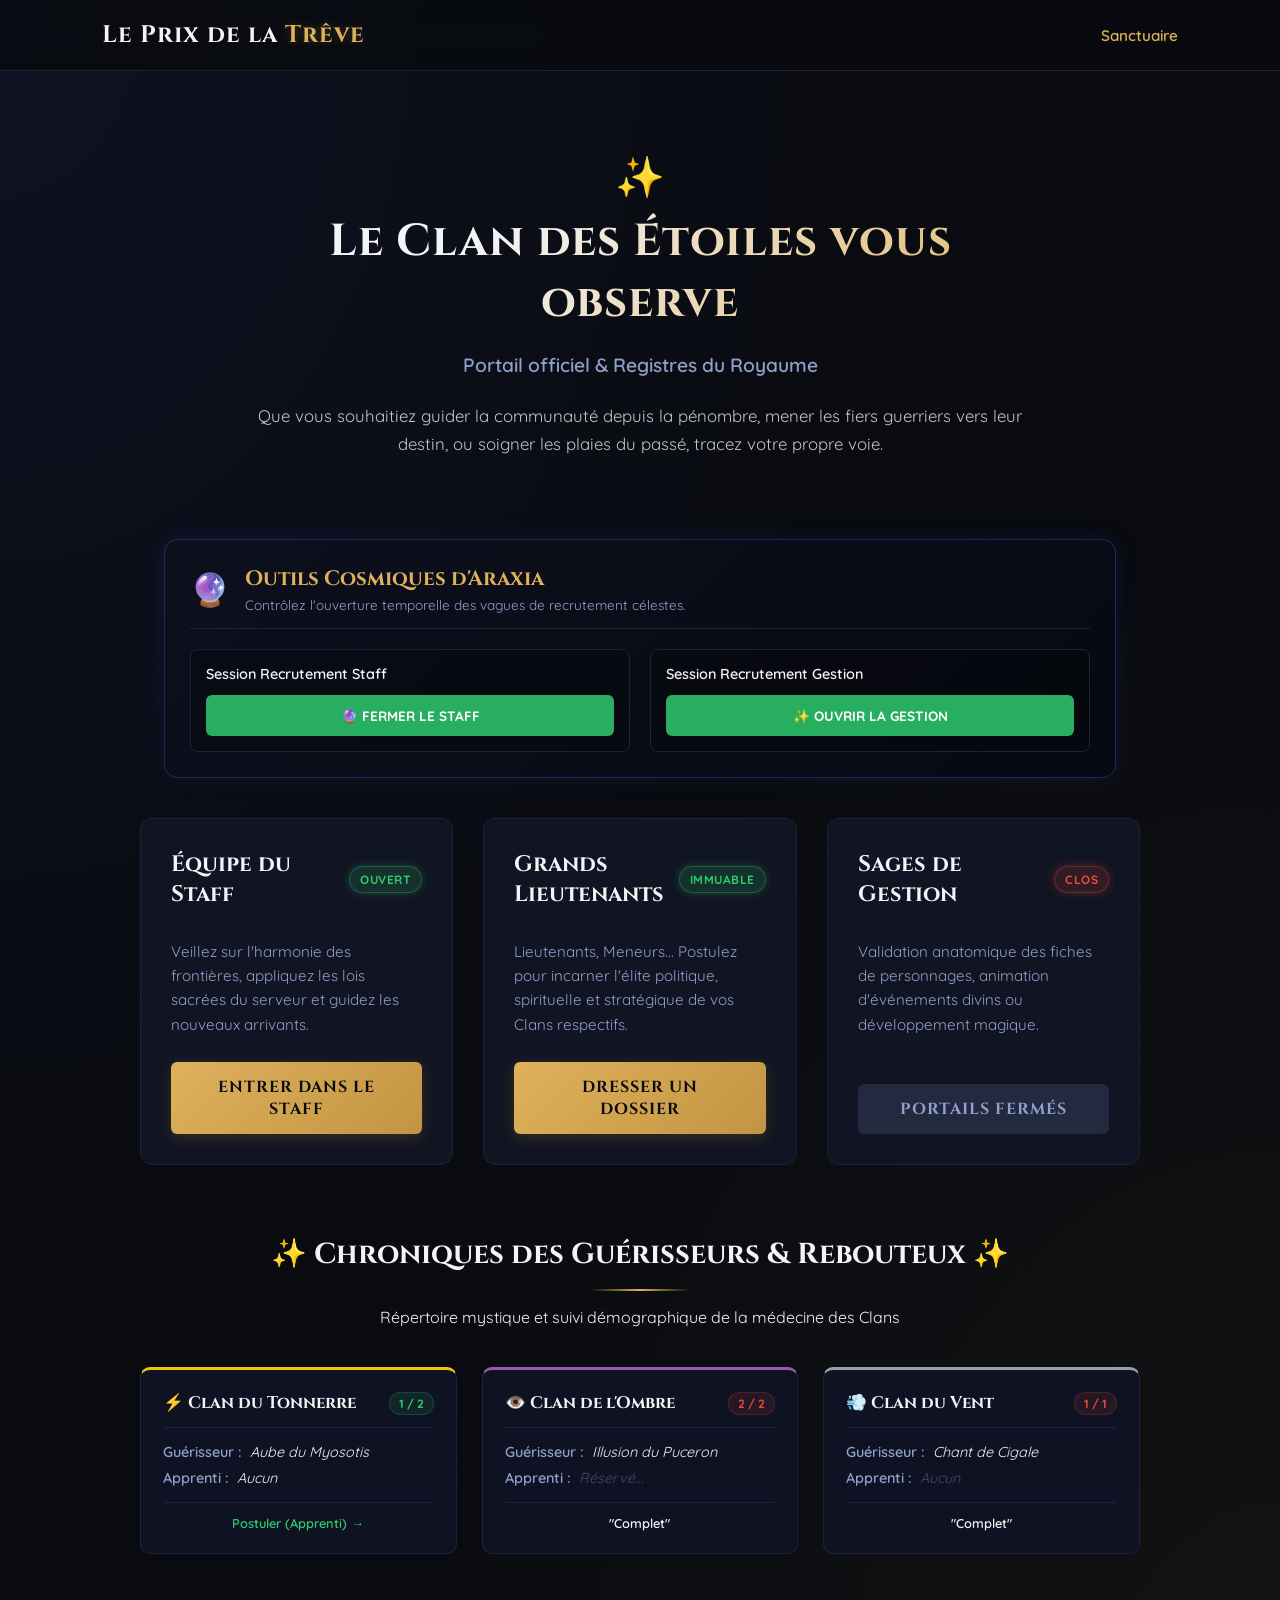
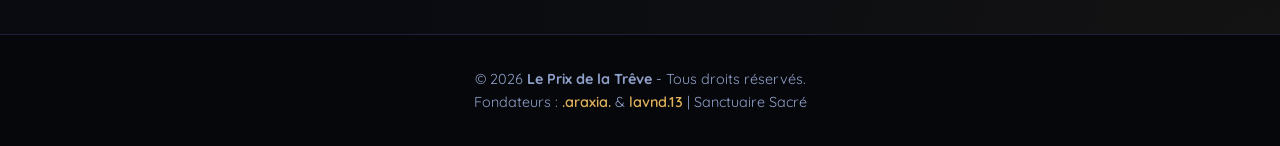
<file: index.html>
<!DOCTYPE html>
<html lang="fr">
<head>
    <meta charset="UTF-8">
    <meta name="viewport" content="width=device-width, initial-scale=1.0">
    <title>Portail Céleste | Le Prix de la Trêve</title>
    <link rel="stylesheet" href="style.css">
    <link href="https://fonts.googleapis.com/css2?family=Cinzel:wght@500;700&family=Quicksand:wght@400;600&display=swap" rel="stylesheet">
</head>
<body>

    <header>
        <nav>
            <div class="logo">Le Prix de la <span>Trêve</span></div>
            <ul class="nav-links">
                <li><a href="index.html" class="active">Sanctuaire</a></li>
                </ul>
        </nav>
    </header>

    <main>
        <section class="hero">
            <div class="hero-content">
                <div class="divine-sparkle">✨</div>
                <h1>Le Clan des Étoiles vous observe</h1>
                <p class="subtitle">Portail officiel & Registres du Royaume</p>
                <p class="description">Que vous souhaitiez guider la communauté depuis la pénombre, mener les fiers guerriers vers leur destin, ou soigner les plaies du passé, tracez votre propre voie.</p>
            </div>
        </section>

        <section class="admin-panel admin-glow-box">
            <div class="admin-header">
                <span class="admin-icon">🔮</span>
                <div>
                    <h3>Outils Cosmiques d'Araxia</h3>
                    <p>Contrôlez l'ouverture temporelle des vagues de recrutement célestes.</p>
                </div>
            </div>
            <div class="admin-controls-grid">
                <div class="control-card">
                    <label>Session Recrutement Staff</label>
                    <button id="toggle-staff-btn" class="btn-toggle">Bascule dynamique</button>
                </div>
                <div class="control-card">
                    <label>Session Recrutement Gestion</label>
                    <button id="toggle-gestion-btn" class="btn-toggle">Bascule dynamique</button>
                </div>
            </div>
        </section>

        <section class="cards-container">
            <div class="card" id="card-staff">
                <div class="card-header">
                    <h3>Équipe du Staff</h3>
                    <span class="badge" id="badge-staff">Alignement des astres...</span>
                </div>
                <p class="card-desc">Veillez sur l'harmonie des frontières, appliquez les lois sacrées du serveur et guidez les nouveaux arrivants.</p>
                <div id="action-staff" class="card-action-zone"></div>
            </div>

            <div class="card" id="card-haut-rang">
                <div class="card-header">
                    <h3>Grands Lieutenants</h3>
                    <span class="badge open">Immuable</span>
                </div>
                <p class="card-desc">Lieutenants, Meneurs... Postulez pour incarner l'élite politique, spirituelle et stratégique de vos Clans respectifs.</p>
                <div class="card-action-zone">
                    <a href="haut-rang.html" class="btn btn-primary">Dresser un Dossier</a>
                </div>
            </div>

            <div class="card" id="card-gestion">
                <div class="card-header">
                    <h3>Sages de Gestion</h3>
                    <span class="badge" id="badge-gestion">Alignement des astres...</span>
                </div>
                <p class="card-desc">Validation anatomique des fiches de personnages, animation d'événements divins ou développement magique.</p>
                <div id="action-gestion" class="card-action-zone"></div>
            </div>
        </section>

        <section class="registry-section">
            <div class="registry-title-zone">
                <h2>✨ Chroniques des Guérisseurs & Rebouteux ✨</h2>
                <div class="divider-cosmic"></div>
                <p>Répertoire mystique et suivi démographique de la médecine des Clans</p>
            </div>

            <div class="clan-grid-cards">
                <div class="clan-medical-card border-tonnerre">
                    <div class="clan-card-header">
                        <h4>⚡ Clan du Tonnerre</h4>
                        <div class="quota-pill open">1 / 2</div>
                    </div>
                    <div class="clan-card-body">
                        <div class="role-row"><span class="label-medic">Guérisseur :</span> <span class="name-medic">Aube du Myosotis</span></div>
                        <div class="role-row"><span class="label-medic">Apprenti :</span> <span class="name-medic">Aucun</span></div>
                    </div>
                    <div class="clan-card-footer text-dispo"><a href="haut-rang.html" class="link-inside">Postuler (Apprenti) →</a></div>
                </div>

                <div class="clan-medical-card border-ombre">
                    <div class="clan-card-header">
                        <h4>👁️ Clan de l'Ombre</h4>
                        <div class="quota-pill full">2 / 2</div>
                    </div>
                    <div class="clan-card-body">
                        <div class="role-row"><span class="label-medic">Guérisseur :</span> <span class="name-medic">Illusion du Puceron</span></div>
                        <div class="role-row"><span class="label-medic">Apprenti :</span> <span class="name-medic none">Réservé...</span></div>
                    </div>
                    <div class="clan-card-footer text-dispo">"Complet"</div>
                </div>

                <div class="clan-medical-card border-vent">
                    <div class="clan-card-header">
                        <h4>💨 Clan du Vent</h4>
                        <div class="quota-pill full">1 / 1</div>
                    </div>
                    <div class="clan-card-body">
                        <div class="role-row"><span class="label-medic">Guérisseur :</span> <span class="name-medic">Chant de Cigale</span></div>
                        <div class="role-row"><span class="label-medic">Apprenti :</span> <span class="name-medic none">Aucun</span></div>
                    </div>
                    <div class="clan-card-footer text-dispo">"Complet"</div>
                </div>
            </div>
        </section>
    </main>

    <footer>
        <div class="footer-content">
            <p>&copy; 2026 <strong>Le Prix de la Trêve</strong> - Tous droits réservés.</p>
            <p class="credits">Fondateurs : <span>.araxia.</span> & <span>lavnd.13</span> | Sanctuaire Sacré</p>
        </div>
    </footer>

    <script src="script.js"></script>

</body>
</html>
</file>
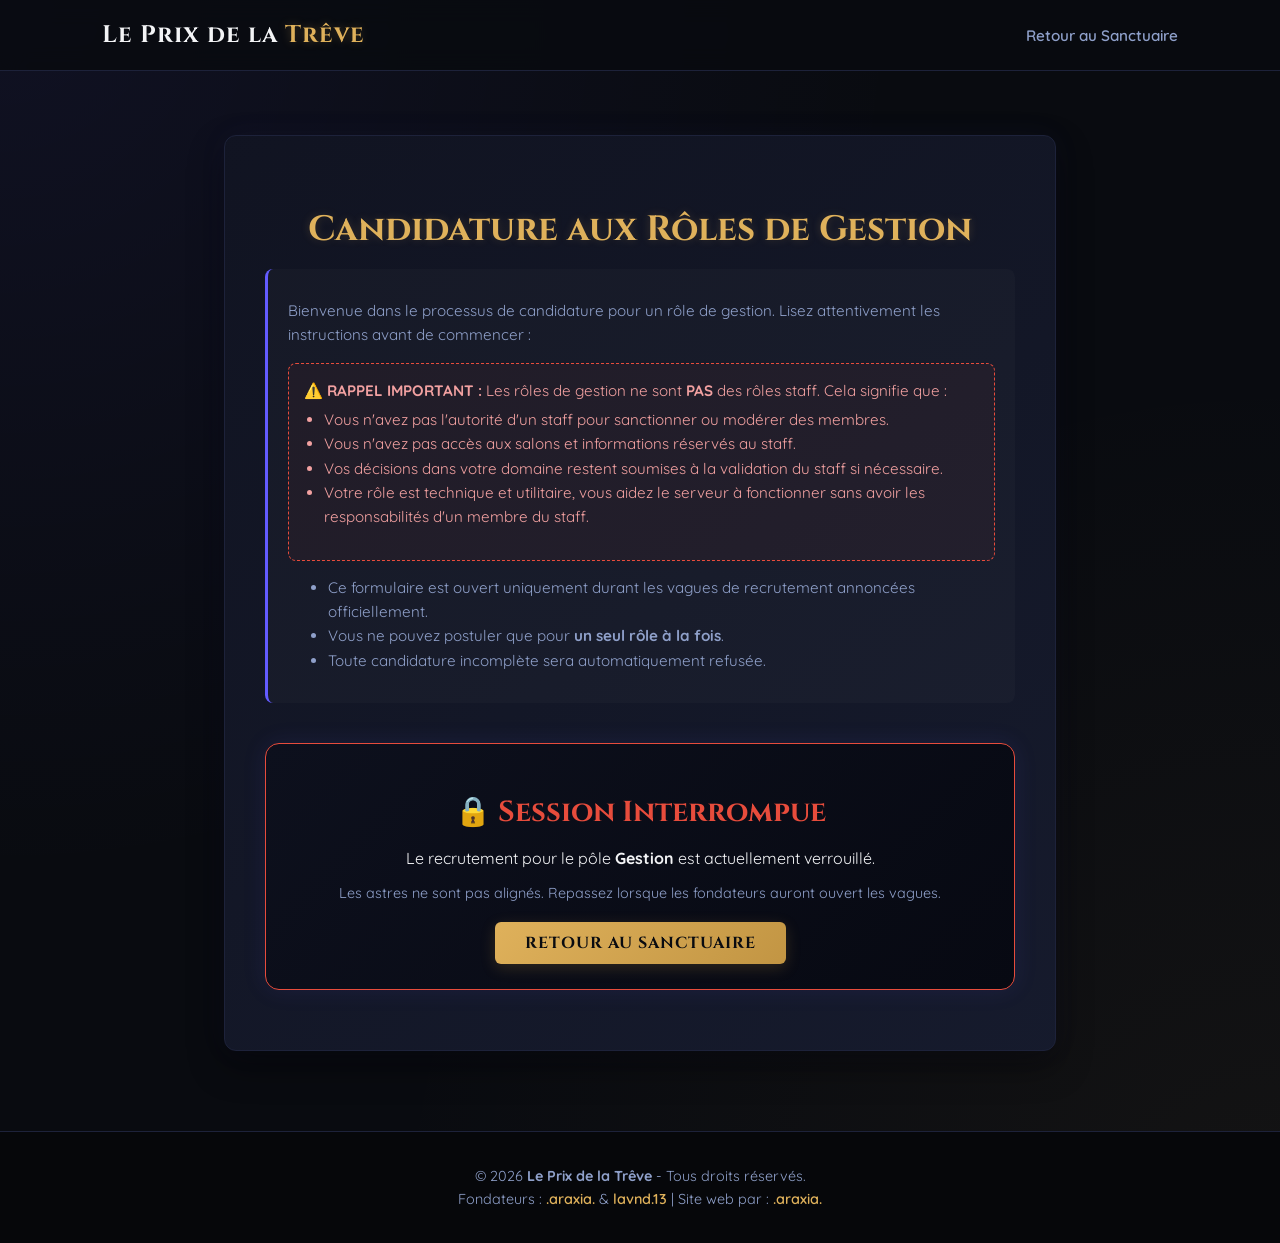
<file: gestion.html>
<!DOCTYPE html>
<html lang="fr">
<head>
    <meta charset="UTF-8">
    <meta name="viewport" content="width=device-width, initial-scale=1.0">
    <title>Rôles de Gestion | Le Prix de la Trêve</title>
    <link rel="stylesheet" href="style.css">
    <link href="https://fonts.googleapis.com/css2?family=Cinzel:wght@500;700&family=Quicksand:wght@400;600&display=swap" rel="stylesheet">
</head>
<body>

    <header>
    <nav>
        <div class="logo">Le Prix de la <span>Trêve</span></div>
        <ul class="nav-links">
            <li><a href="index.html">Retour au Sanctuaire</a></li>
        </ul>
    </nav>
    </header>

    <main class="form-container">
        <section class="form-header">
            <h1>Candidature aux Rôles de Gestion</h1>
            <div class="instructions">
                <p>Bienvenue dans le processus de candidature pour un rôle de gestion. Lisez attentivement les instructions avant de commencer :</p>
                <div class="alert-box" style="background: rgba(231, 76, 60, 0.05); border: 1px dashed var(--closed-color); padding: 15px; border-radius: 8px; margin: 15px 0; color: #f2a1a1;">
                    <strong>⚠️ RAPPEL IMPORTANT :</strong> Les rôles de gestion ne sont <strong>PAS</strong> des rôles staff. Cela signifie que :
                    <ul style="margin-top: 5px; padding-left: 20px;">
                        <li>Vous n'avez pas l'autorité d'un staff pour sanctionner ou modérer des membres.</li>
                        <li>Vous n'avez pas accès aux salons et informations réservés au staff.</li>
                        <li>Vos décisions dans votre domaine restent soumises à la validation du staff si nécessaire.</li>
                        <li>Votre rôle est technique et utilitaire, vous aidez le serveur à fonctionner sans avoir les responsabilités d'un membre du staff.</li>
                    </ul>
                </div>
                <ul>
                    <li>Ce formulaire est ouvert uniquement durant les vagues de recrutement annoncées officiellement.</li>
                    <li>Vous ne pouvez postuler que pour <strong>un seul rôle à la fois</strong>.</li>
                    <li>Toute candidature incomplète sera automatiquement refusée.</li>
                </ul>
            </div>
        </section>

        <form id="gestionForm">

            <div class="form-progress">
                <div class="form-progress-bar" id="progressBar" style="width: 10%;"></div>
            </div>

            <div class="form-section">
                <h2>📋 Informations Générales</h2>
                
                <div class="input-group">
                    <label for="gest_pseudo">1. Votre pseudo Discord *</label>
                    <input type="text" id="gest_pseudo" name="gest_pseudo" placeholder="Ex: .araxia." required>
                </div>

                <div class="input-group">
                    <label for="gest_anciennete">2. Depuis combien de temps êtes-vous membre du serveur ? *</label>
                    <select id="gest_anciennete" name="gest_anciennete" required>
                        <option value="" disabled selected>Choisissez une option...</option>
                        <option value="Moins d'un mois">Moins d'un mois</option>
                        <option value="1 à 3 mois">1 à 3 mois</option>
                        <option value="3 à 6 mois">3 à 6 mois</option>
                        <option value="Plus de 6 mois">Plus de 6 mois</option>
                    </select>
                </div>

                <div class="input-group">
                    <label for="role_gestion_vise">3. Pour quel rôle postulez-vous ? *</label>
                    <select id="role_gestion_vise" name="role_gestion_vise" required>
                        <option value="" disabled selected>Choisissez le rôle...</option>
                        <option value="Scribe">Scribe</option>
                        <option value="Intendant">Intendant</option>
                        <option value="Passeur">Passeur</option>
                    </select>
                </div>
            </div>

            <div class="form-section">
                <h2>🐾 Le Candidat</h2>
                <p class="section-hint">Ces questions vous concernent en tant que personne, indépendamment du rôle visé.</p>

                <div class="input-group">
                    <label for="gest_age">4. Quel âge avez-vous ? *</label>
                    <select id="gest_age" name="gest_age" required>
                        <option value="" disabled selected>Choisissez une option...</option>
                        <option value="Moins de 16 ans">Moins de 16 ans</option>
                        <option value="16 à 18 ans">16 à 18 ans</option>
                        <option value="Plus de 18 ans">Plus de 18 ans</option>
                    </select>
                </div>

                <div class="input-group">
                    <label for="gest_dispo">5. Quelle est votre disponibilité moyenne par semaine ? *</label>
                    <select id="gest_dispo" name="gest_dispo" required>
                        <option value="" disabled selected>Choisissez une option...</option>
                        <option value="1 à 2 jours par semaine">1 à 2 jours par semaine</option>
                        <option value="3 à 4 jours par semaine">3 à 4 jours par semaine</option>
                        <option value="5 à 7 jours par semaine">5 à 7 jours par semaine</option>
                    </select>
                </div>

                <div class="input-group">
                    <label for="gest_experience">6. Avez-vous déjà occupé un rôle de gestion ou d'organisation sur un autre serveur Discord ? *</label>
                    <select id="gest_experience" name="gest_experience" required>
                        <option value="" disabled selected>Choisissez une option...</option>
                        <option value="Oui">Oui</option>
                        <option value="Non">Non</option>
                    </select>
                </div>

                <div class="input-group">
                    <label for="gest_experience_details">6.1. Si oui, lequel et pendant combien de temps ?</label>
                    <textarea id="gest_experience_details" name="gest_experience_details" rows="2" placeholder="Laissez vide si vous avez répondu Non..."></textarea>
                </div>

                <div class="input-group">
                    <label for="gest_rigueur">7. Êtes-vous rigoureux dans le suivi de tâches répétitives sur le long terme ? *</label>
                    <select id="gest_rigueur" name="gest_rigueur" required>
                        <option value="" disabled selected>Choisissez une option...</option>
                        <option value="Oui, tout à fait">Oui, tout à fait</option>
                        <option value="Plutôt oui">Plutôt oui</option>
                        <option value="Plutôt non">Plutôt non</option>
                        <option value="Non, pas vraiment">Non, pas vraiment</option>
                    </select>
                </div>

                <div class="input-group">
                    <label for="gest_q8">8. Comment réagissez-vous lorsqu'une tâche que vous devez accomplir ne rentre pas dans votre domaine de compétence ? *</label>
                    <textarea id="gest_q8" name="gest_q8" rows="3" required></textarea>
                </div>

                <div class="input-group">
                    <label for="gest_q9">9. Pourquoi souhaitez-vous occuper ce rôle de gestion plutôt qu'un rôle staff classique ? *</label>
                    <textarea id="gest_q9" name="gest_q9" rows="3" required></textarea>
                </div>

                <div class="input-group">
                    <label for="gest_q10">10. Selon vous, quelle est la différence entre un rôle de gestion et un rôle staff ? *</label>
                    <textarea id="gest_q10" name="gest_q10" rows="3" required></textarea>
                </div>

                <div class="input-group">
                    <label for="gest_q11">11. Comment gérez-vous une situation où un membre conteste une décision que vous avez prise dans votre domaine de gestion, sachant que vous n'avez pas l'autorité d'un staff pour trancher ? *</label>
                    <textarea id="gest_q11" name="gest_q11" rows="4" required></textarea>
                </div>

                <div class="input-group">
                    <label for="gest_autonomie">12. Êtes-vous à l'aise pour travailler en autonomie sans supervision constante du staff ? *</label>
                    <select id="gest_autonomie" name="gest_autonomie" required>
                        <option value="" disabled selected>Choisissez une option...</option>
                        <option value="Oui, tout à fait">Oui, tout à fait</option>
                        <option value="Plutôt oui">Plutôt oui</option>
                        <option value="Plutôt non">Plutôt non</option>
                        <option value="Non, pas vraiment">Non, pas vraiment</option>
                    </select>
                </div>

                <div class="input-group">
                    <label for="gest_q13">13. Comment vous organisez-vous pour ne pas laisser des tâches en suspens trop longtemps ? *</label>
                    <textarea id="gest_q13" name="gest_q13" rows="3" required></textarea>
                </div>
            </div>

            <div id="section-scribe" class="form-section gest-specialized-section" style="display: none;">
                <h2>✍️ Spécialité : Scribe</h2>
                <div class="input-group"><label>1. Comment vous assureriez-vous de garder les fiches à jour de manière régulière sans attendre que les joueurs vous le signalent ? *</label><textarea name="scribe_1" rows="3"></textarea></div>
                <div class="input-group"><label>2. Un joueur n'a pas mis à jour ses PV après un combat datant de plusieurs jours. Comment le contactez-vous ? *</label><textarea name="scribe_2" rows="3"></textarea></div>
                <div class="input-group">
                    <label>3. Êtes-vous à l'aise avec le suivi rigoureux de tableaux ou de listes de données ? *</label>
                    <select name="scribe_3">
                        <option value="" disabled selected>Choisissez...</option>
                        <option value="Oui, tout à fait">Oui, tout à fait</option>
                        <option value="Plutôt oui">Plutôt oui</option>
                        <option value="Plutôt non">Plutôt non</option>
                        <option value="Non, pas vraiment">Non, pas vraiment</option>
                    </select>
                </div>
                <div class="input-group"><label>4. Un joueur conteste la mise à jour de ses PV que vous avez effectuée, affirmant que les chiffres sont incorrects. Comment gérez-vous cette situation ? *</label><textarea name="scribe_4" rows="3"></textarea></div>
            </div>

            <div id="section-intendant" class="form-section gest-specialized-section" style="display: none;">
                <h2>🗝️ Spécialité : Intendant</h2>
                <div class="input-group">
                    <label>1. Êtes-vous à l'aise avec la gestion technique d'un serveur Discord ? (Création de salons, déplacement, organisation) *</label>
                    <select name="intendant_1">
                        <option value="" disabled selected>Choisissez...</option>
                        <option value="Oui, tout à fait">Oui, tout à fait</option>
                        <option value="Plutôt oui">Plutôt oui</option>
                        <option value="Plutôt non">Plutôt non</option>
                        <option value="Non, pas vraiment">Non, pas vraiment</option>
                    </select>
                </div>
                <div class="input-group"><label>2. Comment organiseriez-vous l'archivage d'un salon de fiche dont le joueur a quitté le serveur ? *</label><textarea name="intendant_2" rows="3"></textarea></div>
                <div class="input-group"><label>3. Un joueur vous demande de déplacer son salon de fiche en urgence mais vous êtes en train de gérer plusieurs autres demandes en même temps. Comment priorisez-vous ? *</label><textarea name="intendant_3" rows="3"></textarea></div>
                <div class="input-group"><label>4. Comment vous assurez-vous que l'architecture du serveur Fiche reste claire et lisible pour tous les membres au fil du temps ? *</label><textarea name="intendant_4" rows="3"></textarea></div>
            </div>

            <div id="section-passeur" class="form-section gest-specialized-section" style="display: none;">
                <h2>⏳ Spécialité : Passeur</h2>
                <div class="input-group"><label>1. Un joueur n'a pas transféré les informations de son OC mort vers les Archives depuis plus de 14 jours. Comment procédez-vous ? *</label><textarea name="passeur_1" rows="3"></textarea></div>
                <div class="input-group">
                    <label>2. Êtes-vous à l'aise pour manipuler des informations sensibles (fiches, historiques) avec soin et discrétion ? *</label>
                    <select name="passeur_2">
                        <option value="" disabled selected>Choisissez...</option>
                        <option value="Oui, tout à fait">Oui, tout à fait</option>
                        <option value="Plutôt oui">Plutôt oui</option>
                        <option value="Plutôt non">Plutôt non</option>
                        <option value="Non, pas vraiment">Non, pas vraiment</option>
                    </select>
                </div>
                <div class="input-group"><label>3. Un joueur est en deuil de son OC et refuse de procéder au transfert vers les Archives. Comment gérez-vous cette situation avec bienveillance tout en respectant le délai de 14 jours ? *</label><textarea name="passeur_3" rows="3"></textarea></div>
                <div class="input-group"><label>4. Comment vous assurez-vous qu'aucune fiche n'est oubliée ou perdue lors du transfert vers les Archives ? *</label><textarea name="passeur_4" rows="3"></textarea></div>
            </div>

            <div class="form-section">
                <h2>✨ Finalisation</h2>
                
                <div class="input-group checkbox-confirm">
                    <label><input type="checkbox" name="gest_accept_rules" value="Je confirme" required> 1. Confirmez-vous avoir lu et accepté le règlement général du serveur ? *</label>
                </div>

                <div class="input-group checkbox-confirm">
                    <label><input type="checkbox" name="gest_accept_distinction" value="Je confirme" required> 2. Confirmez-vous avoir bien lu et compris que ce rôle n'est pas un rôle staff et ne confère pas les mêmes droits ni responsabilités ? *</label>
                </div>

                <div class="input-group checkbox-confirm">
                    <label><input type="checkbox" name="gest_accept_sincerity" value="Je confirme" required> 3. Confirmez-vous que toutes vos réponses sont sincères ? *</label>
                </div>

                <div class="input-group">
                    <label for="gest_notes_sup">4. Y a-t-il autre chose que vous souhaitez ajouter à votre candidature ? (Optionnel)</label>
                    <textarea id="gest_notes_sup" name="gest_notes_sup" rows="3"></textarea>
                </div>

                <button type="submit" id="gestSubmitBtn" class="btn">Envoyer ma candidature</button>
                <p id="gestFormFeedback" class="feedback-message"></p>
            </div>
        </form>
    </main>

    <footer>
        <div class="footer-content">
            <p>&copy; 2026 <strong>Le Prix de la Trêve</strong> - Tous droits réservés.</p>
            <p class="credits">Fondateurs : <span>.araxia.</span> & <span>lavnd.13</span> | Site web par : <span>.araxia.</span></p>
        </div>
    </footer>

    <script src="script.js"></script>
</body>
</html>
</file>
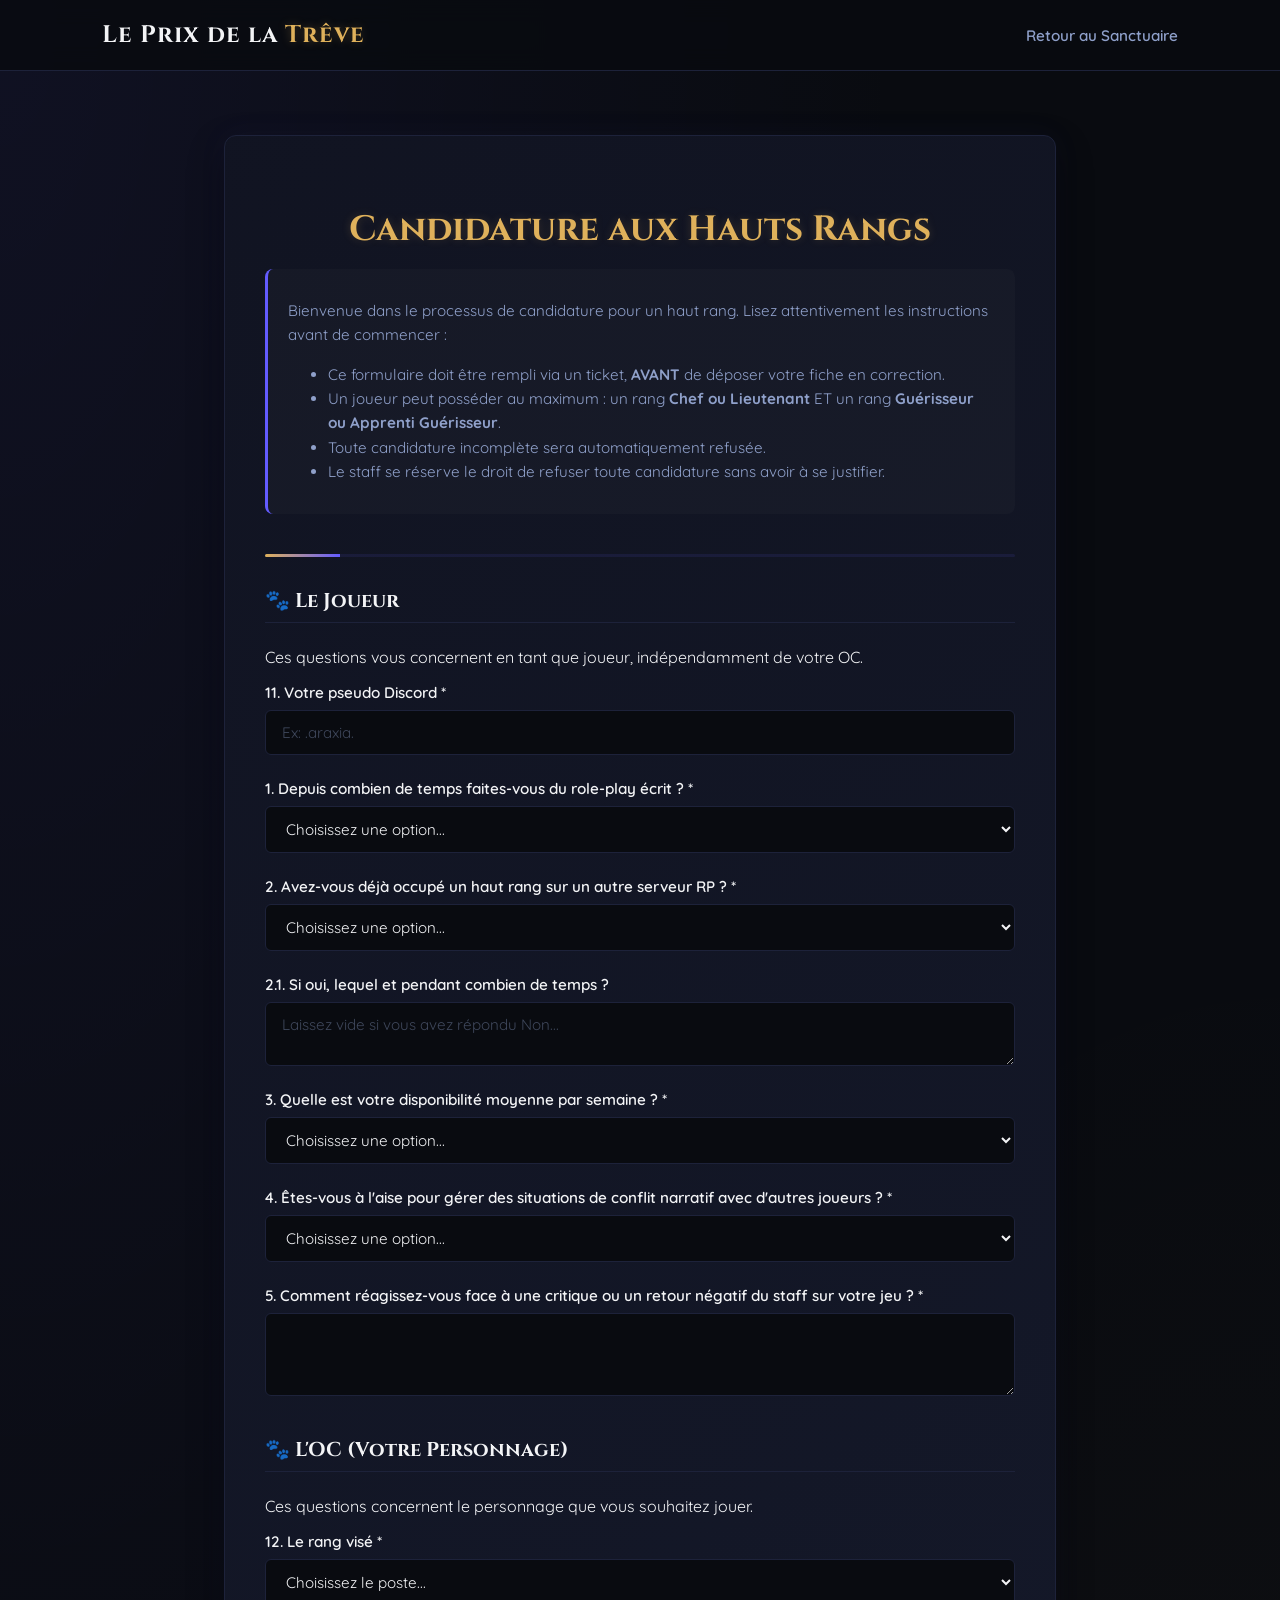
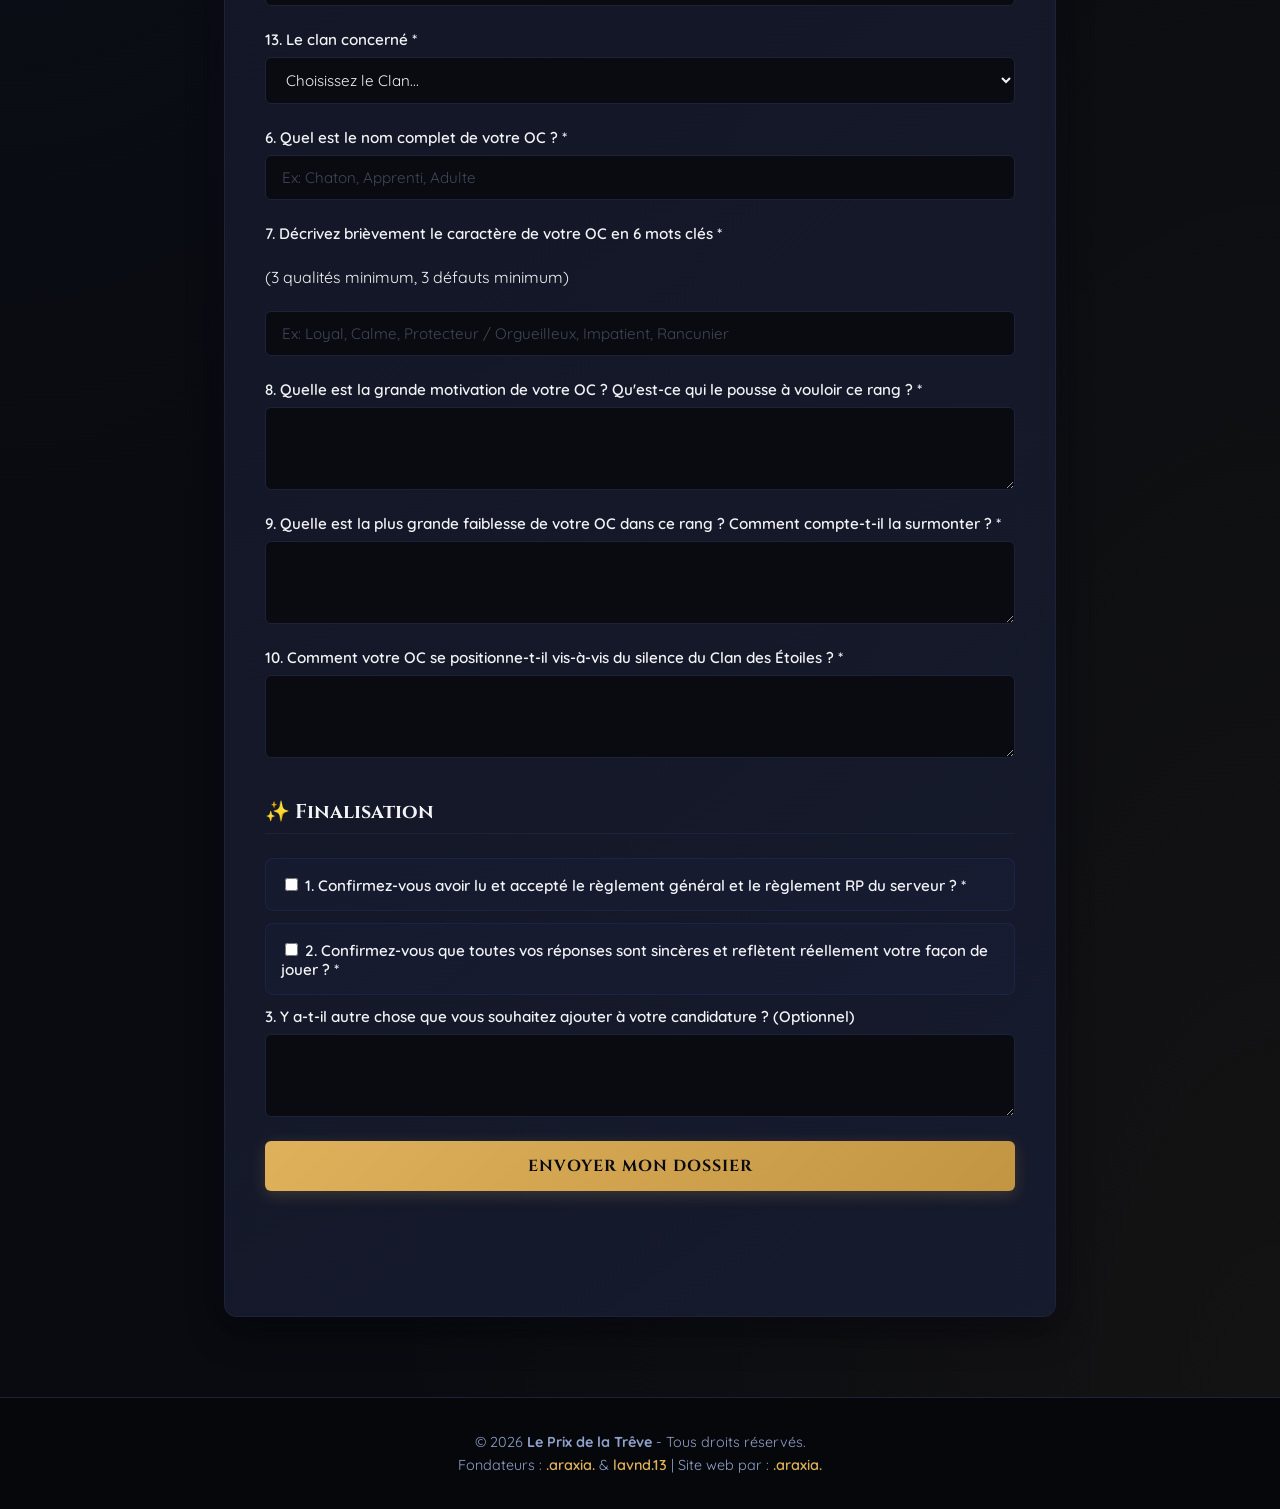
<file: haut-rang.html>
<!DOCTYPE html>
<html lang="fr">
<head>
    <meta charset="UTF-8">
    <meta name="viewport" content="width=device-width, initial-scale=1.0">
    <title>Candidature Haut Rang | Le Prix de la Trêve</title>
    <link rel="stylesheet" href="style.css">
    <link href="https://fonts.googleapis.com/css2?family=Cinzel:wght@500;700&family=Quicksand:wght@400;600&display=swap" rel="stylesheet">
</head>
<body>

    <header>
    <nav>
        <div class="logo">Le Prix de la <span>Trêve</span></div>
        <ul class="nav-links">
            <li><a href="index.html">Retour au Sanctuaire</a></li>
        </ul>
    </nav>
    </header>

    <main class="form-container">
        <section class="form-header">
            <h1>Candidature aux Hauts Rangs</h1>
            <div class="instructions">
                <p>Bienvenue dans le processus de candidature pour un haut rang. Lisez attentivement les instructions avant de commencer :</p>
                <ul>
                    <li>Ce formulaire doit être rempli via un ticket, <strong>AVANT</strong> de déposer votre fiche en correction.</li>
                    <li>Un joueur peut posséder au maximum : un rang <strong>Chef ou Lieutenant</strong> ET un rang <strong>Guérisseur ou Apprenti Guérisseur</strong>.</li>
                    <li>Toute candidature incomplète sera automatiquement refusée.</li>
                    <li>Le staff se réserve le droit de refuser toute candidature sans avoir à se justifier.</li>
                </ul>
            </div>
        </section>

        <form id="hautRangForm">

            <div class="form-progress">
                <div class="form-progress-bar" id="progressBar" style="width: 10%;"></div>
            </div>
            
            <div class="form-section">
                <h2>🐾 Le Joueur</h2>
                <p class="section-hint">Ces questions vous concernent en tant que joueur, indépendamment de votre OC.</p>
                
                <div class="input-group">
                    <label for="hr_pseudo">11. Votre pseudo Discord *</label>
                    <input type="text" id="hr_pseudo" name="hr_pseudo" placeholder="Ex: .araxia." required>
                </div>

                <div class="input-group">
                    <label for="experience_rp">1. Depuis combien de temps faites-vous du role-play écrit ? *</label>
                    <select id="experience_rp" name="experience_rp" required>
                        <option value="" disabled selected>Choisissez une option...</option>
                        <option value="Moins d'un an">Moins d'un an</option>
                        <option value="1 à 2 ans">1 à 2 ans</option>
                        <option value="3 à 5 ans">3 à 5 ans</option>
                        <option value="Plus de 5 ans">Plus de 5 ans</option>
                    </select>
                </div>

                <div class="input-group">
                    <label for="ancien_hr">2. Avez-vous déjà occupé un haut rang sur un autre serveur RP ? *</label>
                    <select id="ancien_hr" name="ancien_hr" required>
                        <option value="" disabled selected>Choisissez une option...</option>
                        <option value="Oui">Oui</option>
                        <option value="Non">Non</option>
                    </select>
                </div>

                <div class="input-group">
                    <label for="ancien_hr_details">2.1. Si oui, lequel et pendant combien de temps ?</label>
                    <textarea id="ancien_hr_details" name="ancien_hr_details" rows="2" placeholder="Laissez vide si vous avez répondu Non..."></textarea>
                </div>

                <div class="input-group">
                    <label for="hr_dispo">3. Quelle est votre disponibilité moyenne par semaine ? *</label>
                    <select id="hr_dispo" name="hr_dispo" required>
                        <option value="" disabled selected>Choisissez une option...</option>
                        <option value="1 à 2 jours par semaine">1 à 2 jours par semaine</option>
                        <option value="3 à 4 jours par semaine">3 à 4 jours par semaine</option>
                        <option value="5 à 7 jours par semaine">5 à 7 jours par semaine</option>
                    </select>
                </div>

                <div class="input-group">
                    <label for="conflit_narratif">4. Êtes-vous à l'aise pour gérer des situations de conflit narratif avec d'autres joueurs ? *</label>
                    <select id="conflit_narratif" name="conflit_narratif" required>
                        <option value="" disabled selected>Choisissez une option...</option>
                        <option value="Oui, tout à fait">Oui, tout à fait</option>
                        <option value="Plutôt oui">Plutôt oui</option>
                        <option value="Plutôt non">Plutôt non</option>
                        <option value="Non, pas vraiment">Non, pas vraiment</option>
                    </select>
                </div>

                <div class="input-group">
                    <label for="critique_staff">5. Comment réagissez-vous face à une critique ou un retour négatif du staff sur votre jeu ? *</label>
                    <textarea id="critique_staff" name="critique_staff" rows="3" required></textarea>
                </div>
            </div>

            <div class="form-section">
                <h2>🐾 L'OC (Votre Personnage)</h2>
                <p class="section-hint">Ces questions concernent le personnage que vous souhaitez jouer.</p>

                <div class="input-group">
                    <label for="rang_vise">12. Le rang visé *</label>
                    <select id="rang_vise" name="rang_vise" required>
                        <option value="" disabled selected>Choisissez le poste...</option>
                        <option value="Chef">Chef</option>
                        <option value="Lieutenant">Lieutenant</option>
                        <option value="Guerisseur">Guérisseur</option>
                        <option value="Apprenti-Guerisseur">Apprenti-Guérisseur</option>
                    </select>
                </div>

                <div class="input-group">
                    <label for="clan_vise">13. Le clan concerné *</label>
                    <select id="clan_vise" name="clan_vise" required>
                        <option value="" disabled selected>Choisissez le Clan...</option>
                        <option value="Clan du Tonnerre">Clan du Tonnerre</option>
                        <option value="Clan du Vent">Clan du Vent</option>
                        <option value="Clan de l'Ombre">Clan de l'Ombre</option>
                    </select>
                </div>

                <div class="input-group">
                    <label for="nom_oc">6. Quel est le nom complet de votre OC ? *</label>
                    <input type="text" id="nom_oc" name="nom_oc" placeholder="Ex: Chaton, Apprenti, Adulte" required>
                </div>

                <div class="input-group">
                    <label for="mots_cles_oc">7. Décrivez brièvement le caractère de votre OC en 6 mots clés *</label>
                    <p class="checkbox-hint">(3 qualités minimum, 3 défauts minimum)</p>
                    <input type="text" id="mots_cles_oc" name="mots_cles_oc" placeholder="Ex: Loyal, Calme, Protecteur / Orgueilleux, Impatient, Rancunier" required>
                </div>

                <div class="input-group">
                    <label for="motivation_oc">8. Quelle est la grande motivation de votre OC ? Qu'est-ce qui le pousse à vouloir ce rang ? *</label>
                    <textarea id="motivation_oc" name="motivation_oc" rows="3" required></textarea>
                </div>

                <div class="input-group">
                    <label for="faiblesse_oc">9. Quelle est la plus grande faiblesse de votre OC dans ce rang ? Comment compte-t-il la surmonter ? *</label>
                    <textarea id="faiblesse_oc" name="faiblesse_oc" rows="3" required></textarea>
                </div>

                <div class="input-group">
                    <label for="silence_ancetres">10. Comment votre OC se positionne-t-il vis-à-vis du silence du Clan des Étoiles ? *</label>
                    <textarea id="silence_ancetres" name="silence_ancetres" rows="3" required></textarea>
                </div>
            </div>

            <div id="section-chef" class="form-section hr-specialized-section" style="display: none;">
                <h2>👑 Questions Spécifiques — Chef</h2>
                <div class="input-group"><label>1. Comment votre OC compte-t-il gérer les relations avec les autres clans dans ce contexte de tension générale ? *</label><textarea name="chef_1" rows="3"></textarea></div>
                <div class="input-group"><label>2. Une décision difficile doit être prise rapidement sans pouvoir consulter votre lieutenant. Comment réagit votre OC ? Donnez un exemple concret. *</label><textarea name="chef_2" rows="3"></textarea></div>
                <div class="input-group"><label>3. Un membre de votre clan remet publiquement en question une de vos décisions devant les autres guerriers. Comment votre OC gère-t-il cette situation ? *</label><textarea name="chef_3" rows="3"></textarea></div>
                <div class="input-group"><label>4. Quelle vision votre OC a-t-il pour son clan dans les prochaines saisons ? *</label><textarea name="chef_4" rows="3"></textarea></div>
            </div>

            <div id="section-lieutenant" class="form-section hr-specialized-section" style="display: none;">
                <h2>🛡️ Questions Spécifiques — Lieutenant</h2>
                <div class="input-group"><label>1. Quel est le rôle du lieutenant selon votre OC ? Comment définit-il sa relation avec le chef du clan ? *</label><textarea name="lieutenant_1" rows="3"></textarea></div>
                <div class="input-group"><label>2. Votre chef prend une décision avec laquelle vous n'êtes pas d'accord. Comment votre OC réagit-il en privé et en public ? *</label><textarea name="lieutenant_2" rows="3"></textarea></div>
                <div class="input-group"><label>3. Vous devez organiser les patrouilles et les chasses avec un clan affaibli par des blessures récentes. Comment procédez-vous ? *</label><textarea name="lieutenant_3" rows="3"></textarea></div>
                <div class="input-group"><label>4. Le chef est absent ou incapacité. Une menace se présente à la frontière. Que fait votre OC ? *</label><textarea name="lieutenant_4" rows="3"></textarea></div>
            </div>

            <div id="section-guerisseur" class="form-section hr-specialized-section" style="display: none;">
                <h2>🌿 Questions Spécifiques — Guérisseur</h2>
                <div class="input-group"><label>1. Comment votre OC perçoit-il son rôle dans un clan dont le Clan des Étoiles s'est tu ? Sa foi est-elle intacte ou ébranlée ? *</label><textarea name="guerisseur_1" rows="3"></textarea></div>
                <div class="input-group"><label>2. Deux membres sont gravement blessés en même temps, mais vous n'avez des ressources que pour en soigner un seul. Comment votre OC choisit-il ? *</label><textarea name="guerisseur_2" rows="3"></textarea></div>
                <div class="input-group"><label>3. Un guerrier refuse catégoriquement vos soins. Comment votre OC réagit-il ? *</label><textarea name="guerisseur_3" rows="3"></textarea></div>
                <div class="input-group"><label>4. Quelles sont les connaissances en herboristerie de votre OC ? A-t-il des lacunes à combler ? *</label><textarea name="guerisseur_4" rows="3"></textarea></div>
            </div>

            <div id="section-apprenti-guerisseur" class="form-section hr-specialized-section" style="display: none;">
                <h2>🌱 Questions Spécifiques — Apprenti Guérisseur</h2>
                <div class="input-group"><label>1. Pourquoi votre OC a-t-il été attiré vers la médecine plutôt que vers la voie du guerrier ? Est-ce un choix ou une vocation ? *</label><textarea name="app_guerisseur_1" rows="3"></textarea></div>
                <div class="input-group"><label>2. Votre OC fait une erreur de dosage sur un patient. Comment réagit-il face à cette erreur ? *</label><textarea name="app_guerisseur_2" rows="3"></textarea></div>
                <div class="input-group"><label>3. Comment votre OC envisage-t-il sa relation avec son mentor ? Est-il plutôt dans l'observation, la question ou l'initiative ? *</label><textarea name="app_guerisseur_3" rows="3"></textarea></div>
                <div class="input-group"><label>4. Le code du guérisseur lui interdit d'avoir un compagnon ou des petits. Comment votre OC se positionne-t-il face à cette règle ? *</label><textarea name="app_guerisseur_4" rows="3"></textarea></div>
            </div>

            <div class="form-section">
                <h2>✨ Finalisation</h2>
                
                <div class="input-group checkbox-confirm">
                    <label><input type="checkbox" name="hr_accept_rules" value="Je confirme" required> 1. Confirmez-vous avoir lu et accepté le règlement général et le règlement RP du serveur ? *</label>
                </div>

                <div class="input-group checkbox-confirm">
                    <label><input type="checkbox" name="hr_accept_sincerity" value="Je confirme" required> 2. Confirmez-vous que toutes vos réponses sont sincères et reflètent réellement votre façon de jouer ? *</label>
                </div>

                <div class="input-group">
                    <label for="hr_notes_sup">3. Y a-t-il autre chose que vous souhaitez ajouter à votre candidature ? (Optionnel)</label>
                    <textarea id="hr_notes_sup" name="hr_notes_sup" rows="3"></textarea>
                </div>

                <button type="submit" id="hrSubmitBtn" class="btn">Envoyer mon dossier</button>
                <p id="hrFormFeedback" class="feedback-message"></p>
            </div>
        </form>
    </main>

    <footer>
        <div class="footer-content">
            <p>&copy; 2026 <strong>Le Prix de la Trêve</strong> - Tous droits réservés.</p>
            <p class="credits">Fondateurs : <span>.araxia.</span> & <span>lavnd.13</span> | Site web par : <span>.araxia.</span></p>
        </div>
    </footer>

    <script src="script.js"></script>
</body>
</html>
</file>
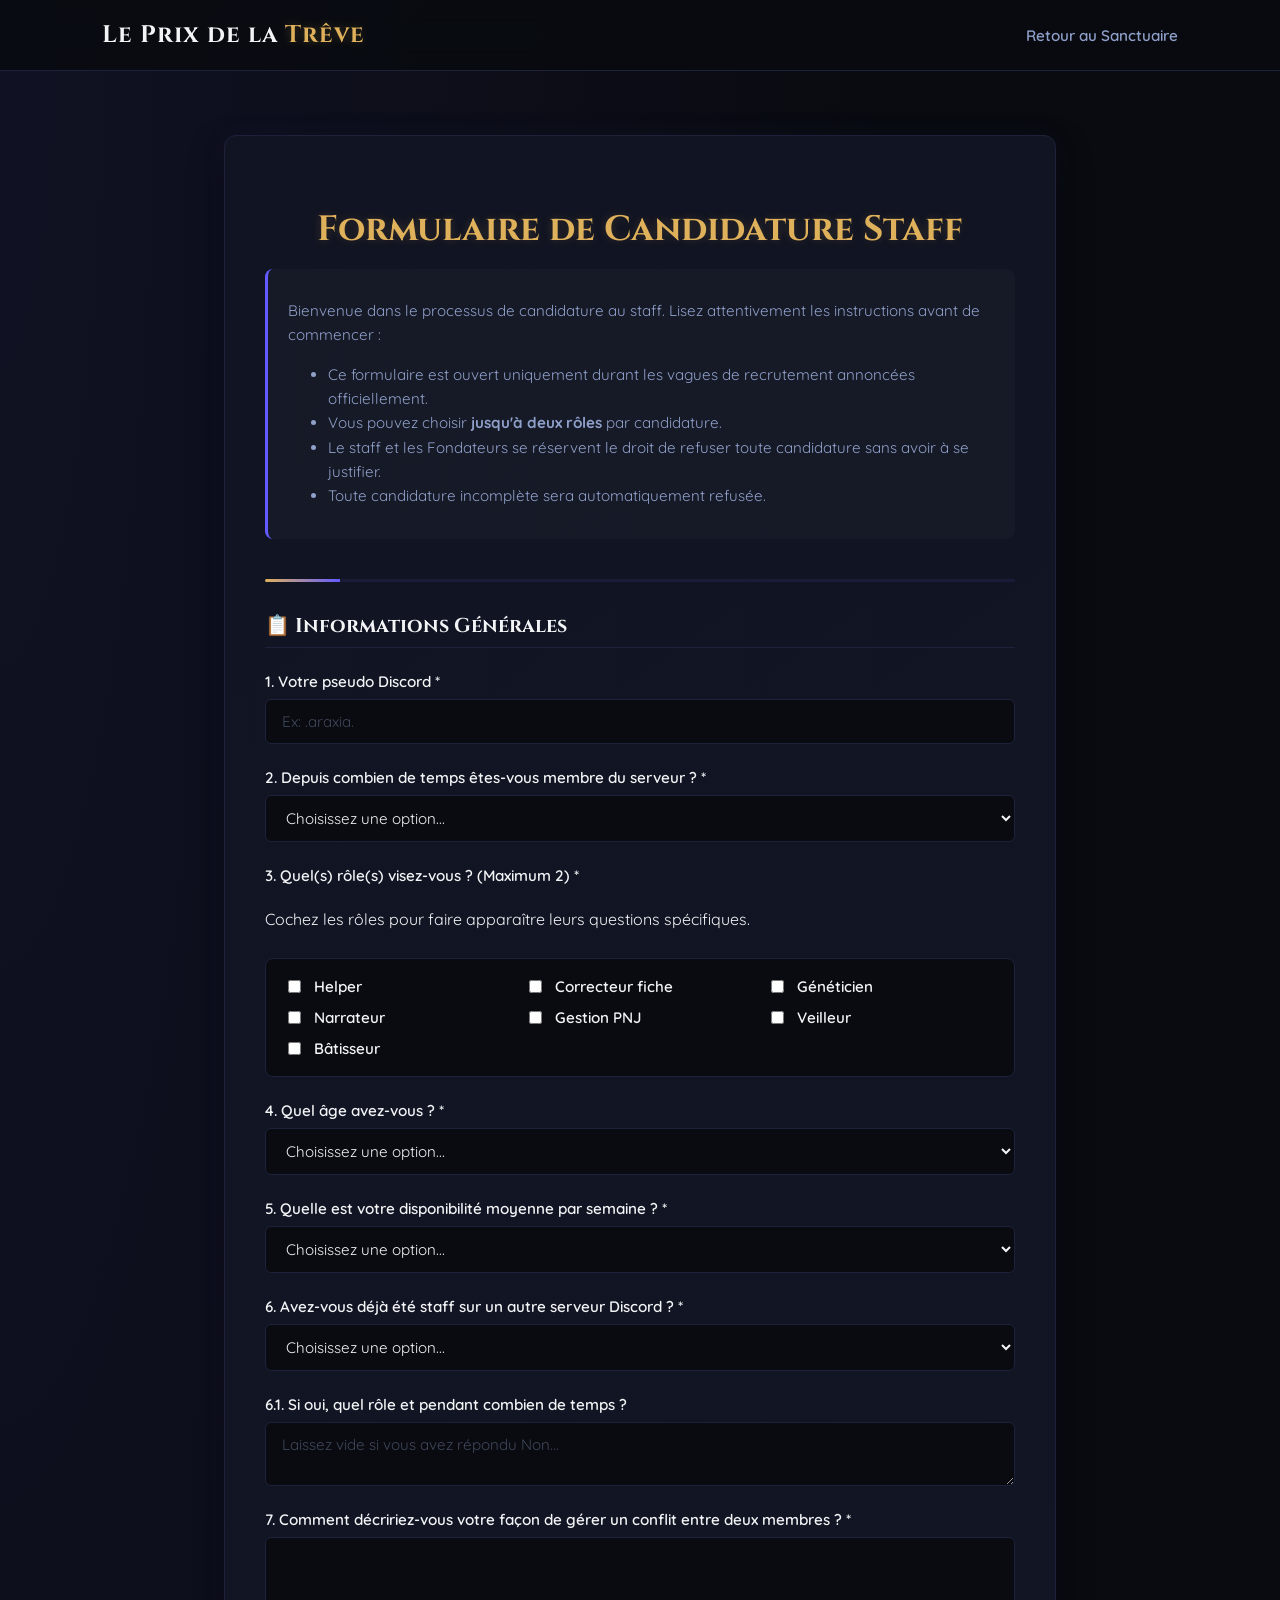
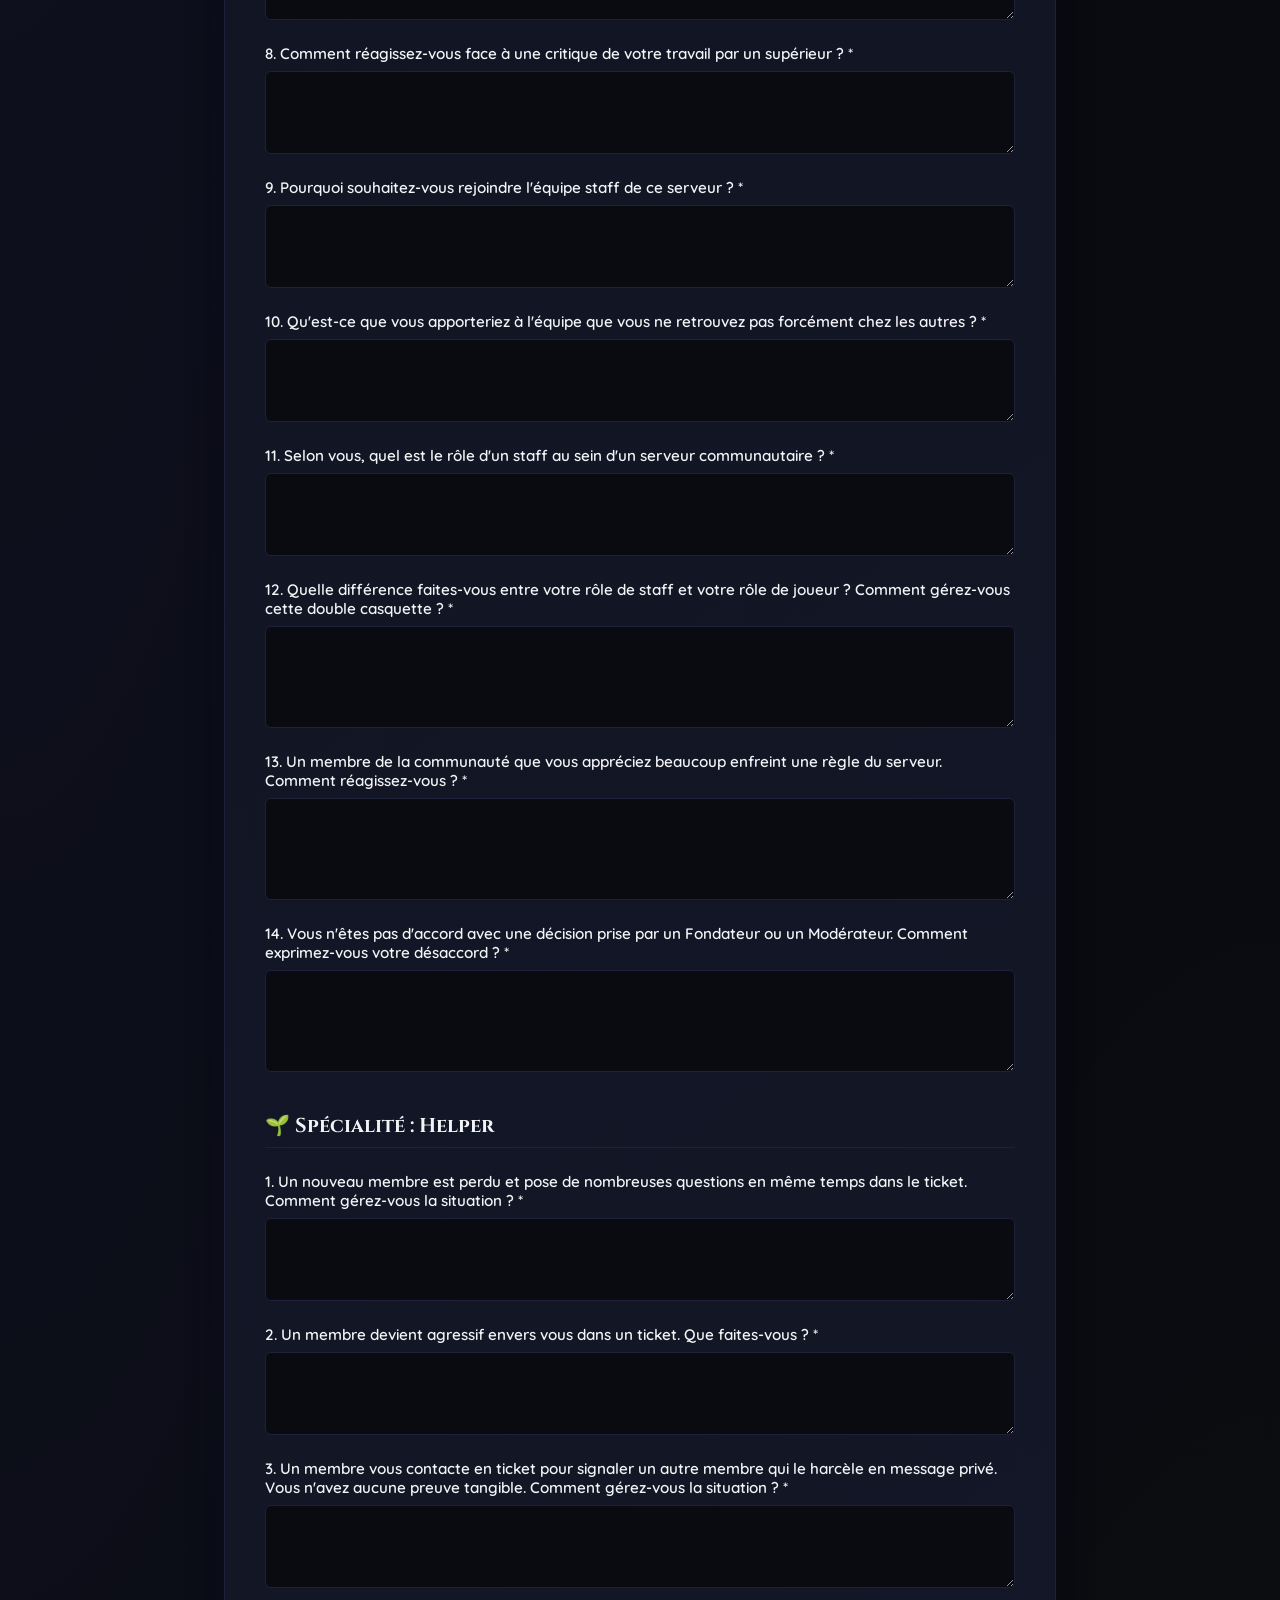
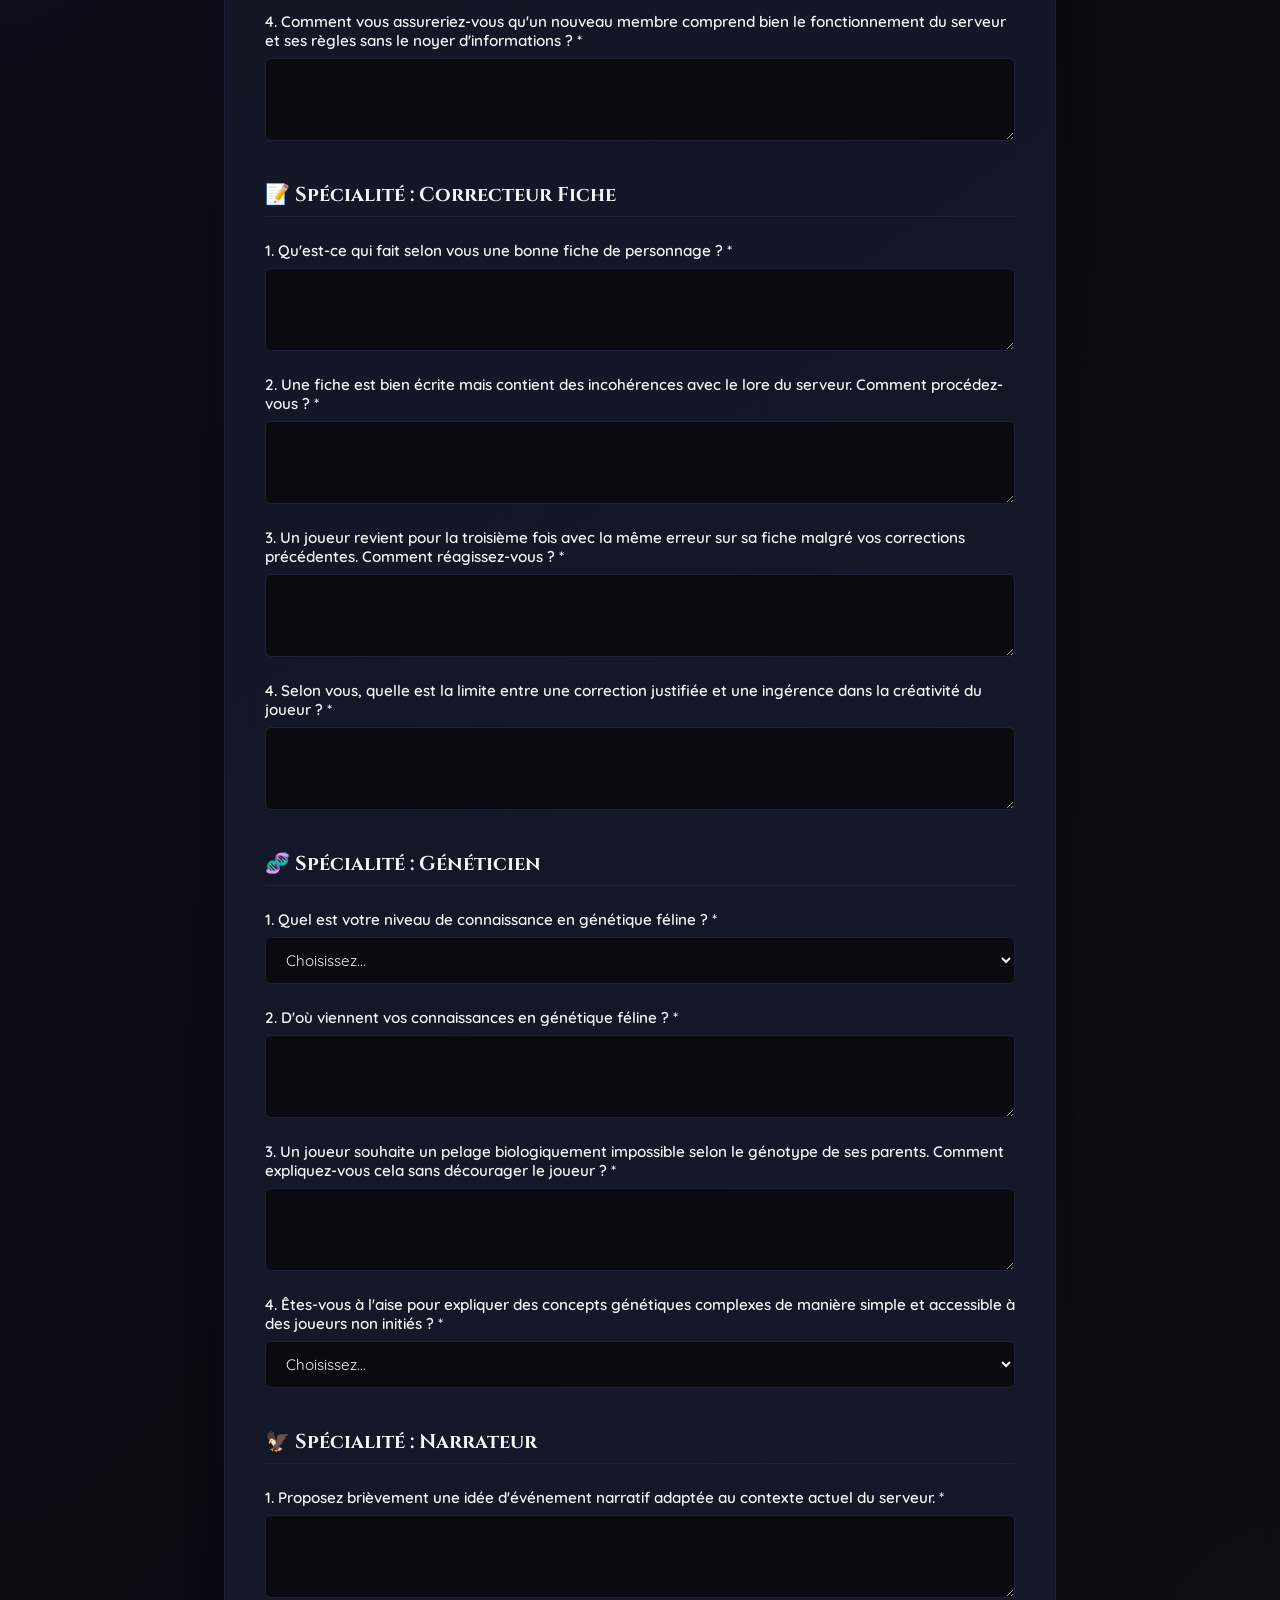
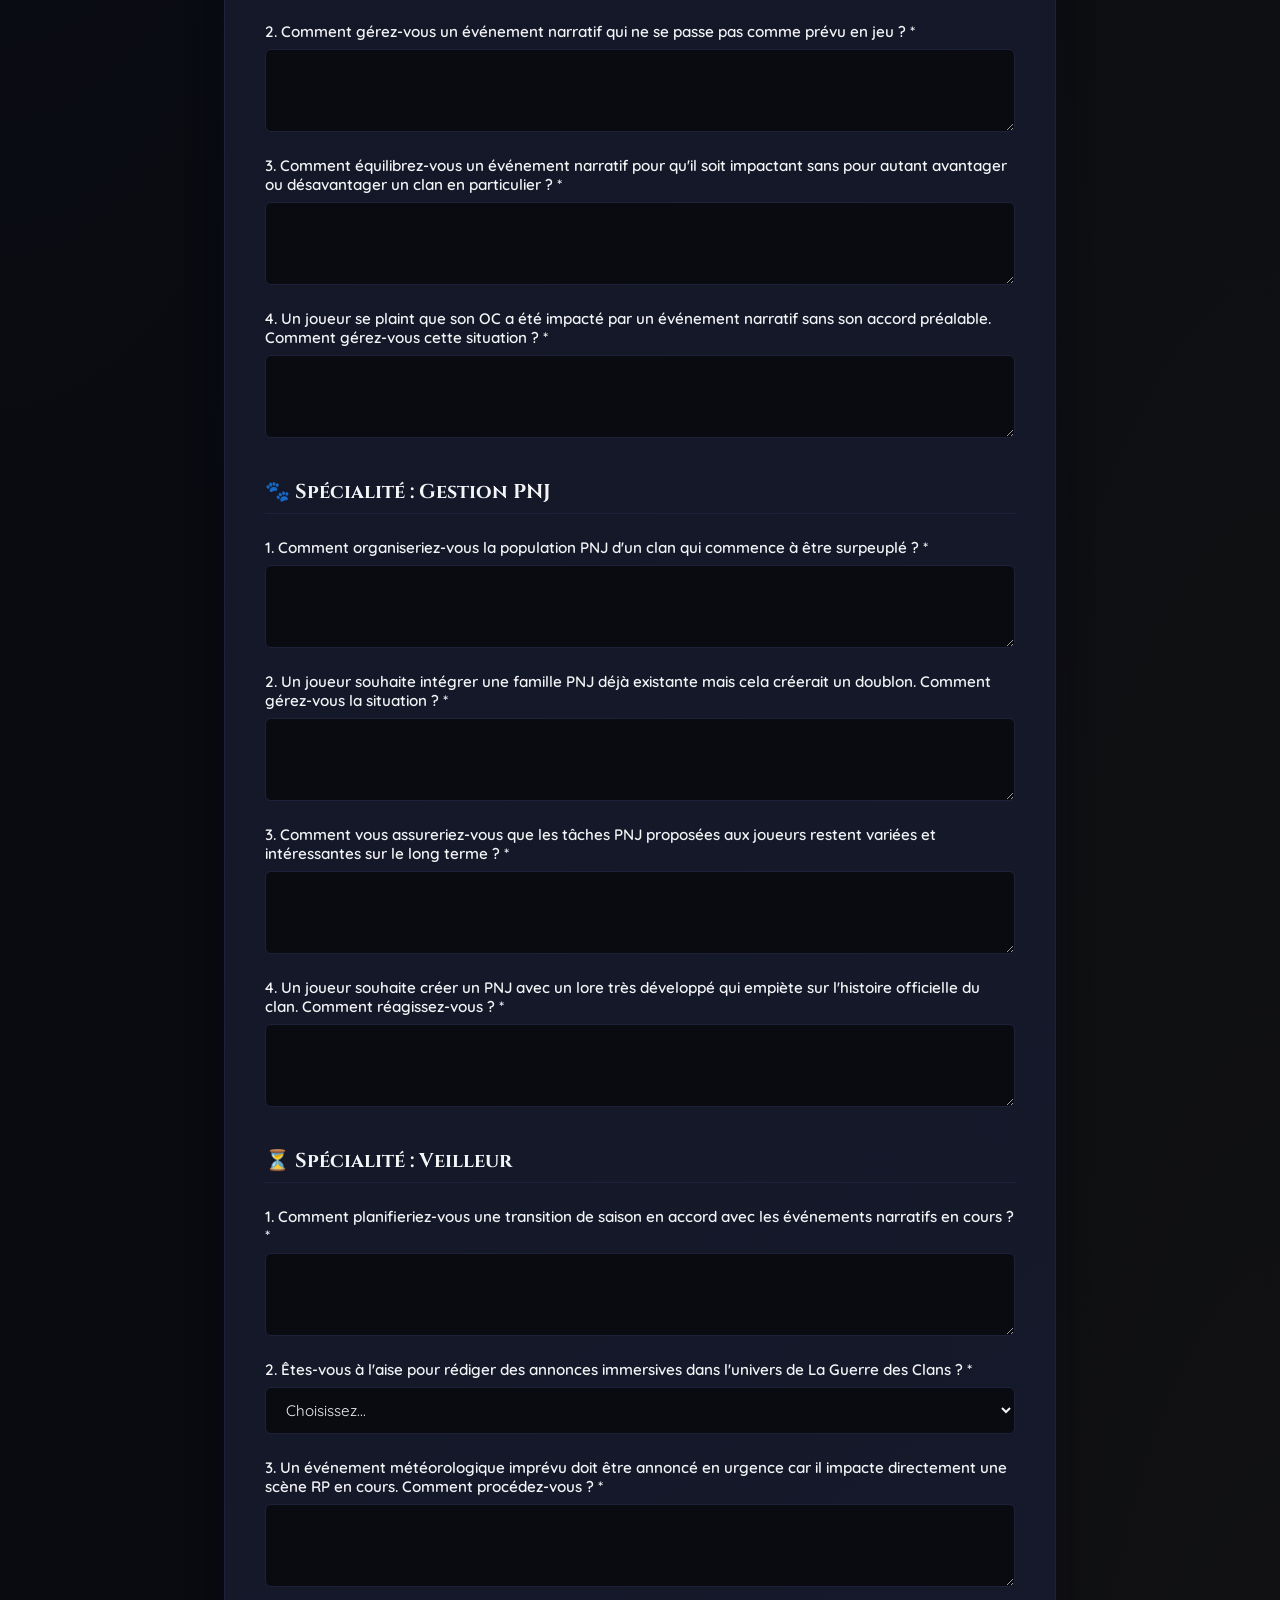
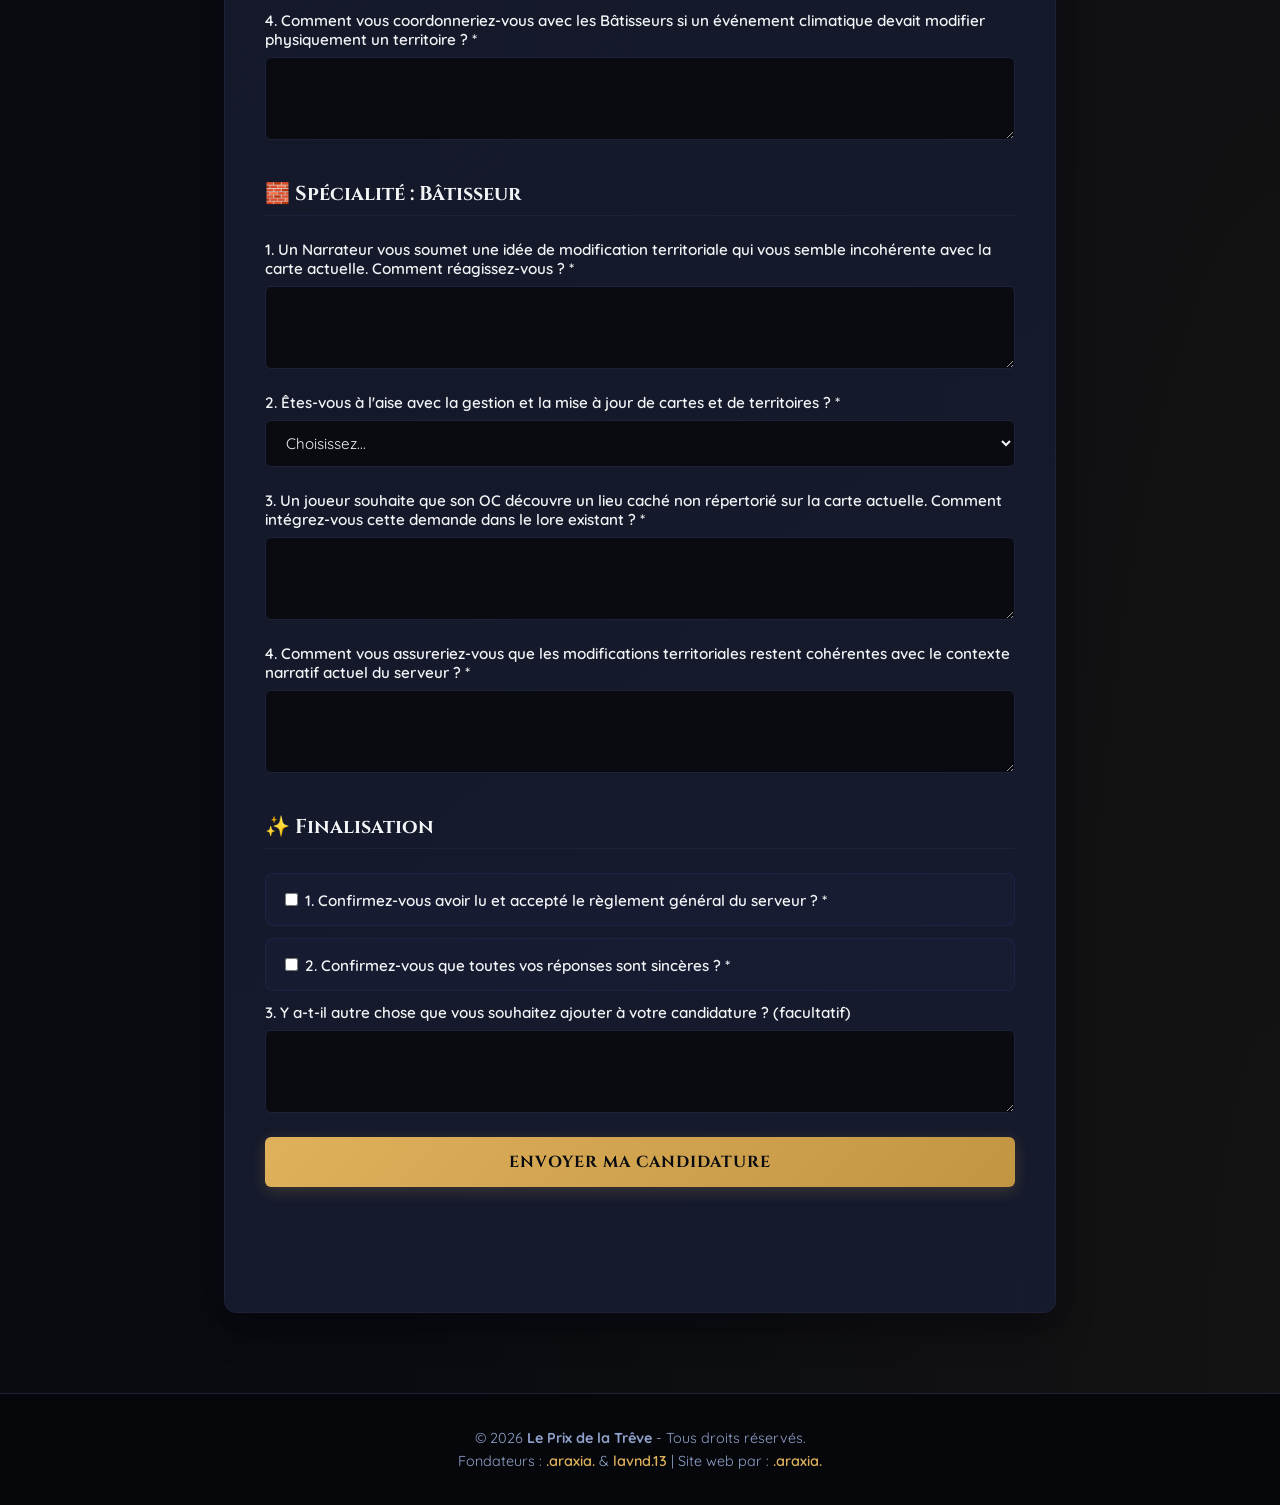
<file: staff.html>
<!DOCTYPE html>
<html lang="fr">
<head>
    <meta charset="UTF-8">
    <meta name="viewport" content="width=device-width, initial-scale=1.0">
    <title>Candidature Staff | Le Prix de la Trêve</title>
    <link rel="stylesheet" href="style.css">
    <link href="https://fonts.googleapis.com/css2?family=Cinzel:wght@500;700&family=Quicksand:wght@400;600&display=swap" rel="stylesheet">
</head>
<body>

    <header>
    <nav>
        <div class="logo">Le Prix de la <span>Trêve</span></div>
        <ul class="nav-links">
            <li><a href="index.html">Retour au Sanctuaire</a></li>
        </ul>
    </nav>
    </header>

    <main class="form-container">
        <section class="form-header">
            <h1>Formulaire de Candidature Staff</h1>
            <div class="instructions">
                <p>Bienvenue dans le processus de candidature au staff. Lisez attentivement les instructions avant de commencer :</p>
                <ul>
                    <li>Ce formulaire est ouvert uniquement durant les vagues de recrutement annoncées officiellement.</li>
                    <li>Vous pouvez choisir <strong>jusqu'à deux rôles</strong> par candidature.</li>
                    <li>Le staff et les Fondateurs se réservent le droit de refuser toute candidature sans avoir à se justifier.</li>
                    <li>Toute candidature incomplète sera automatiquement refusée.</li>
                </ul>
            </div>
        </section>

        <form id="staffForm">

            <div class="form-progress">
                <div class="form-progress-bar" id="progressBar" style="width: 10%;"></div>
            </div>
            
            <div class="form-section">
                <h2>📋 Informations Générales</h2>
                
                <div class="input-group">
                    <label for="pseudo">1. Votre pseudo Discord *</label>
                    <input type="text" id="pseudo" name="pseudo" placeholder="Ex: .araxia." required>
                </div>

                <div class="input-group">
                    <label for="anciennete">2. Depuis combien de temps êtes-vous membre du serveur ? *</label>
                    <select id="anciennete" name="anciennete" required>
                        <option value="" disabled selected>Choisissez une option...</option>
                        <option value="Moins d'un mois">Moins d'un mois</option>
                        <option value="1 à 3 mois">1 à 3 mois</option>
                        <option value="3 à 6 mois">3 à 6 mois</option>
                        <option value="Plus de 6 mois">Plus de 6 mois</option>
                    </select>
                </div>

                <div class="input-group">
                    <label>3. Quel(s) rôle(s) visez-vous ? (Maximum 2) *</label>
                    <p class="checkbox-hint">Cochez les rôles pour faire apparaître leurs questions spécifiques.</p>
                    <div class="checkbox-grid">
                        <label class="check-item"><input type="checkbox" name="roles" value="helper"> Helper</label>
                        <label class="check-item"><input type="checkbox" name="roles" value="correcteur"> Correcteur fiche</label>
                        <label class="check-item"><input type="checkbox" name="roles" value="geneticien"> Généticien</label>
                        <label class="check-item"><input type="checkbox" name="roles" value="narrateur"> Narrateur</label>
                        <label class="check-item"><input type="checkbox" name="roles" value="pnj"> Gestion PNJ</label>
                        <label class="check-item"><input type="checkbox" name="roles" value="veilleur"> Veilleur</label>
                        <label class="check-item"><input type="checkbox" name="roles" value="batisseur"> Bâtisseur</label>
                    </div>
                </div>

                <div class="input-group">
                    <label for="age">4. Quel âge avez-vous ? *</label>
                    <select id="age" name="age" required>
                        <option value="" disabled selected>Choisissez une option...</option>
                        <option value="Moins de 16 ans">Moins de 16 ans</option>
                        <option value="16 à 18 ans">16 à 18 ans</option>
                        <option value="Plus de 18 ans">Plus de 18 ans</option>
                    </select>
                </div>

                <div class="input-group">
                    <label for="dispo">5. Quelle est votre disponibilité moyenne par semaine ? *</label>
                    <select id="dispo" name="dispo" required>
                        <option value="" disabled selected>Choisissez une option...</option>
                        <option value="1 à 2 jours par semaine">1 à 2 jours par semaine</option>
                        <option value="3 à 4 jours par semaine">3 à 4 jours par semaine</option>
                        <option value="5 à 7 jours par semaine">5 à 7 jours par semaine</option>
                    </select>
                </div>

                <div class="input-group">
                    <label for="experience">6. Avez-vous déjà été staff sur un autre serveur Discord ? *</label>
                    <select id="experience" name="experience" required>
                        <option value="" disabled selected>Choisissez une option...</option>
                        <option value="Oui">Oui</option>
                        <option value="Non">Non</option>
                    </select>
                </div>

                <div class="input-group">
                    <label for="experience_details">6.1. Si oui, quel rôle et pendant combien de temps ?</label>
                    <textarea id="experience_details" name="experience_details" rows="2" placeholder="Laissez vide si vous avez répondu Non..."></textarea>
                </div>

                <div class="input-group">
                    <label for="q7">7. Comment décririez-vous votre façon de gérer un conflit entre deux membres ? *</label>
                    <textarea id="q7" name="q7" rows="3" required></textarea>
                </div>

                <div class="input-group">
                    <label for="q8">8. Comment réagissez-vous face à une critique de votre travail par un supérieur ? *</label>
                    <textarea id="q8" name="q8" rows="3" required></textarea>
                </div>

                <div class="input-group">
                    <label for="q9">9. Pourquoi souhaitez-vous rejoindre l'équipe staff de ce serveur ? *</label>
                    <textarea id="q9" name="q9" rows="3" required></textarea>
                </div>

                <div class="input-group">
                    <label for="q10">10. Qu'est-ce que vous apporteriez à l'équipe que vous ne retrouvez pas forcément chez les autres ? *</label>
                    <textarea id="q10" name="q10" rows="3" required></textarea>
                </div>

                <div class="input-group">
                    <label for="q11">11. Selon vous, quel est le rôle d'un staff au sein d'un serveur communautaire ? *</label>
                    <textarea id="q11" name="q11" rows="3" required></textarea>
                </div>

                <div class="input-group">
                    <label for="q12">12. Quelle différence faites-vous entre votre rôle de staff et votre rôle de joueur ? Comment gérez-vous cette double casquette ? *</label>
                    <textarea id="q12" name="q12" rows="4" required></textarea>
                </div>

                <div class="input-group">
                    <label for="q13">13. Un membre de la communauté que vous appréciez beaucoup enfreint une règle du serveur. Comment réagissez-vous ? *</label>
                    <textarea id="q13" name="q13" rows="4" required></textarea>
                </div>

                <div class="input-group">
                    <label for="q14">14. Vous n'êtes pas d'accord avec une décision prise par un Fondateur ou un Modérateur. Comment exprimez-vous votre désaccord ? *</label>
                    <textarea id="q14" name="q14" rows="4" required></textarea>
                </div>
            </div>

            <div id="section-helper" class="form-section specialized-section">
                <h2>🌱 Spécialité : Helper</h2>
                <div class="input-group"><label>1. Un nouveau membre est perdu et pose de nombreuses questions en même temps dans le ticket. Comment gérez-vous la situation ? *</label><textarea name="helper_1" rows="3"></textarea></div>
                <div class="input-group"><label>2. Un membre devient agressif envers vous dans un ticket. Que faites-vous ? *</label><textarea name="helper_2" rows="3"></textarea></div>
                <div class="input-group"><label>3. Un membre vous contacte en ticket pour signaler un autre membre qui le harcèle en message privé. Vous n'avez aucune preuve tangible. Comment gérez-vous la situation ? *</label><textarea name="helper_3" rows="3"></textarea></div>
                <div class="input-group"><label>4. Comment vous assureriez-vous qu'un nouveau membre comprend bien le fonctionnement du serveur et ses règles sans le noyer d'informations ? *</label><textarea name="helper_4" rows="3"></textarea></div>
            </div>

            <div id="section-correcteur" class="form-section specialized-section">
                <h2>📝 Spécialité : Correcteur Fiche</h2>
                <div class="input-group"><label>1. Qu'est-ce qui fait selon vous une bonne fiche de personnage ? *</label><textarea name="correcteur_1" rows="3"></textarea></div>
                <div class="input-group"><label>2. Une fiche est bien écrite mais contient des incohérences avec le lore du serveur. Comment procédez-vous ? *</label><textarea name="correcteur_2" rows="3"></textarea></div>
                <div class="input-group"><label>3. Un joueur revient pour la troisième fois avec la même erreur sur sa fiche malgré vos corrections précédentes. Comment réagissez-vous ? *</label><textarea name="correcteur_3" rows="3"></textarea></div>
                <div class="input-group"><label>4. Selon vous, quelle est la limite entre une correction justifiée et une ingérence dans la créativité du joueur ? *</label><textarea name="correcteur_4" rows="3"></textarea></div>
            </div>

            <div id="section-geneticien" class="form-section specialized-section">
                <h2>🧬 Spécialité : Généticien</h2>
                <div class="input-group">
                    <label>1. Quel est votre niveau de connaissance en génétique féline ? *</label>
                    <select name="geneticien_1">
                        <option value="" disabled selected>Choisissez...</option>
                        <option value="Débutant">Débutant</option>
                        <option value="Intermédiaire">Intermédiaire</option>
                        <option value="Avancé">Avancé</option>
                        <option value="Expert">Expert</option>
                    </select>
                </div>
                <div class="input-group"><label>2. D'où viennent vos connaissances en génétique féline ? *</label><textarea name="geneticien_2" rows="3"></textarea></div>
                <div class="input-group"><label>3. Un joueur souhaite un pelage biologiquement impossible selon le génotype de ses parents. Comment expliquez-vous cela sans décourager le joueur ? *</label><textarea name="geneticien_3" rows="3"></textarea></div>
                <div class="input-group">
                    <label>4. Êtes-vous à l'aise pour expliquer des concepts génétiques complexes de manière simple et accessible à des joueurs non initiés ? *</label>
                    <select name="geneticien_4">
                        <option value="" disabled selected>Choisissez...</option>
                        <option value="Oui, tout à fait">Oui, tout à fait</option>
                        <option value="Plutôt oui">Plutôt oui</option>
                        <option value="Plutôt non">Plutôt non</option>
                        <option value="Non, pas vraiment">Non, pas vraiment</option>
                    </select>
                </div>
            </div>

            <div id="section-narrateur" class="form-section specialized-section">
                <h2>🦅 Spécialité : Narrateur</h2>
                <div class="input-group"><label>1. Proposez brièvement une idée d'événement narratif adaptée au contexte actuel du serveur. *</label><textarea name="narrateur_1" rows="3"></textarea></div>
                <div class="input-group"><label>2. Comment gérez-vous un événement narratif qui ne se passe pas comme prévu en jeu ? *</label><textarea name="narrateur_2" rows="3"></textarea></div>
                <div class="input-group"><label>3. Comment équilibrez-vous un événement narratif pour qu'il soit impactant sans pour autant avantager ou désavantager un clan en particulier ? *</label><textarea name="narrateur_3" rows="3"></textarea></div>
                <div class="input-group"><label>4. Un joueur se plaint que son OC a été impacté par un événement narratif sans son accord préalable. Comment gérez-vous cette situation ? *</label><textarea name="narrateur_4" rows="3"></textarea></div>
            </div>

            <div id="section-pnj" class="form-section specialized-section">
                <h2>🐾 Spécialité : Gestion PNJ</h2>
                <div class="input-group"><label>1. Comment organiseriez-vous la population PNJ d'un clan qui commence à être surpeuplé ? *</label><textarea name="pnj_1" rows="3"></textarea></div>
                <div class="input-group"><label>2. Un joueur souhaite intégrer une famille PNJ déjà existante mais cela créerait un doublon. Comment gérez-vous la situation ? *</label><textarea name="pnj_2" rows="3"></textarea></div>
                <div class="input-group"><label>3. Comment vous assureriez-vous que les tâches PNJ proposées aux joueurs restent variées et intéressantes sur le long terme ? *</label><textarea name="pnj_3" rows="3"></textarea></div>
                <div class="input-group"><label>4. Un joueur souhaite créer un PNJ avec un lore très développé qui empiète sur l'histoire officielle du clan. Comment réagissez-vous ? *</label><textarea name="pnj_4" rows="3"></textarea></div>
            </div>

            <div id="section-veilleur" class="form-section specialized-section">
                <h2>⏳ Spécialité : Veilleur</h2>
                <div class="input-group"><label>1. Comment planifieriez-vous une transition de saison en accord avec les événements narratifs en cours ? *</label><textarea name="veilleur_1" rows="3"></textarea></div>
                <div class="input-group">
                    <label>2. Êtes-vous à l'aise pour rédiger des annonces immersives dans l'univers de La Guerre des Clans ? *</label>
                    <select name="veilleur_2">
                        <option value="" disabled selected>Choisissez...</option>
                        <option value="Oui, tout à fait">Oui, tout à fait</option>
                        <option value="Plutôt oui">Plutôt oui</option>
                        <option value="Plutôt non">Plutôt non</option>
                        <option value="Non, pas vraiment">Non, pas vraiment</option>
                    </select>
                </div>
                <div class="input-group"><label>3. Un événement météorologique imprévu doit être annoncé en urgence car il impacte directement une scène RP en cours. Comment procédez-vous ? *</label><textarea name="veilleur_3" rows="3"></textarea></div>
                <div class="input-group"><label>4. Comment vous coordonneriez-vous avec les Bâtisseurs si un événement climatique devait modifier physiquement un territoire ? *</label><textarea name="veilleur_4" rows="3"></textarea></div>
            </div>

            <div id="section-batisseur" class="form-section specialized-section">
                <h2>🧱 Spécialité : Bâtisseur</h2>
                <div class="input-group"><label>1. Un Narrateur vous soumet une idée de modification territoriale qui vous semble incohérente avec la carte actuelle. Comment réagissez-vous ? *</label><textarea name="batisseur_1" rows="3"></textarea></div>
                <div class="input-group">
                    <label>2. Êtes-vous à l'aise avec la gestion et la mise à jour de cartes et de territoires ? *</label>
                    <select name="batisseur_2">
                        <option value="" disabled selected>Choisissez...</option>
                        <option value="Oui, tout à fait">Oui, tout à fait</option>
                        <option value="Plutôt oui">Plutôt oui</option>
                        <option value="Plutôt non">Plutôt non</option>
                        <option value="Non, pas vraiment">Non, pas vraiment</option>
                    </select>
                </div>
                <div class="input-group"><label>3. Un joueur souhaite que son OC découvre un lieu caché non répertorié sur la carte actuelle. Comment intégrez-vous cette demande dans le lore existant ? *</label><textarea name="batisseur_3" rows="3"></textarea></div>
                <div class="input-group"><label>4. Comment vous assureriez-vous que les modifications territoriales restent cohérentes avec le contexte narratif actuel du serveur ? *</label><textarea name="batisseur_4" rows="3"></textarea></div>
            </div>


            <div class="form-section">
                <h2>✨ Finalisation</h2>
                
                <div class="input-group checkbox-confirm">
                    <label><input type="checkbox" name="accept_rules" value="Je confirme" required> 1. Confirmez-vous avoir lu et accepté le règlement général du serveur ? *</label>
                </div>

                <div class="input-group checkbox-confirm">
                    <label><input type="checkbox" name="accept_sincerity" value="Je confirme" required> 2. Confirmez-vous que toutes vos réponses sont sincères ? *</label>
                </div>

                <div class="input-group">
                    <label for="notes_sup">3. Y a-t-il autre chose que vous souhaitez ajouter à votre candidature ? (facultatif)</label>
                    <textarea id="notes_sup" name="notes_sup" rows="3"></textarea>
                </div>

                <button type="submit" id="submitBtn" class="btn">Envoyer ma candidature</button>
                <p id="formFeedback" class="feedback-message"></p>
            </div>
        </form>
    </main>

    <footer>
        <div class="footer-content">
            <p>&copy; 2026 <strong>Le Prix de la Trêve</strong> - Tous droits réservés.</p>
            <p class="credits">Fondateurs : <span>.araxia.</span> & <span>lavnd.13</span> | Site web par : <span>.araxia.</span></p>
        </div>
    </footer>

    <script src="script.js"></script>
</body>
</html>
</file>
<file: style.css>
/* ==========================================================================
   NOUVEAU DESIGN PAR GEMINI : AMBIANCE NUIT SACRÉE & ÉTOILES CELESTES
   ========================================================================== */

:root {
    --bg-color: #090b10; /* Bleu nuit astral très sombre */
    --card-bg: #111422; /* Bleu-violet de minuit */
    --card-border: #1d223a; /* Bordures galaxie discrètes */
    --text-main: #f3f4f6; /* Blanc lune pur */
    --text-muted: #8fa0ca; /* Bleu nébuleuse adouci */
    
    /* Couleurs Thématiques Magiques */
    --accent-color: #dfb15b; /* Or stellaire */
    --accent-hover: #fcd88a; /* Or lumineux au survol */
    --purple-magic: #635bff; /* Énergie cosmique */
    
    --open-color: #2ecc71;
    --closed-color: #e74c3c;
    
    --font-title: 'Cinzel', serif;
    --font-body: 'Quicksand', sans-serif;
}

body {
    background-color: var(--bg-color);
    background-image: 
        radial-gradient(at 0% 0%, rgba(99, 91, 255, 0.08) 0px, transparent 50%),
        radial-gradient(at 100% 100%, rgba(223, 177, 91, 0.05) 0px, transparent 50%);
    color: var(--text-main);
    font-family: var(--font-body);
    margin: 0;
    padding: 0;
    overflow-x: hidden;
}

/* Menu de Navigation épuré (Sans les 3 formulaires) */
header {
    background: rgba(9, 11, 16, 0.85);
    backdrop-filter: blur(12px);
    -webkit-backdrop-filter: blur(12px);
    border-bottom: 1px solid var(--card-border);
    padding: 1.2rem 8%;
    position: sticky;
    top: 0;
    z-index: 100;
}

nav {
    display: flex;
    justify-content: space-between;
    align-items: center;
    max-width: 1200px;
    margin: 0 auto;
}

.logo {
    font-family: var(--font-title);
    font-size: 1.5rem;
    font-weight: 700;
    letter-spacing: 1px;
    color: var(--text-main);
}

.logo span {
    color: var(--accent-color);
    text-shadow: 0 0 10px rgba(223, 177, 91, 0.3);
}

.nav-links {
    list-style: none;
    display: flex;
    gap: 2rem;
    margin: 0;
    padding: 0;
}

.nav-links a {
    color: var(--text-muted);
    text-decoration: none;
    font-weight: 600;
    font-size: 0.95rem;
    transition: all 0.3s ease;
    padding: 6px 0;
    position: relative;
}

.nav-links a:hover, .nav-links a.active {
    color: var(--accent-color);
}

/* Section Héro Divine */
.hero {
    text-align: center;
    padding: 5rem 10% 4rem 10%;
    max-width: 800px;
    margin: 0 auto;
}

.divine-sparkle {
    font-size: 2.5rem;
    animation: float 4s ease-in-out infinite;
    margin-bottom: 10px;
}

.hero h1 {
    font-family: var(--font-title);
    font-size: 2.8rem;
    margin: 0 0 15px 0;
    letter-spacing: 1px;
    background: linear-gradient(135deg, var(--text-main) 30%, var(--accent-color) 100%);
    -webkit-background-clip: text;
    -webkit-text-fill-color: transparent;
}

.subtitle {
    font-size: 1.2rem;
    color: var(--text-muted);
    margin-bottom: 25px;
    font-weight: 600;
}

.description {
    line-height: 1.7;
    color: rgba(243, 244, 246, 0.8);
    font-size: 1.05rem;
}

/* Panneau d'Administration Araxia */
.admin-glow-box {
    background: linear-gradient(135deg, #0d101d 0%, #070912 100%);
    border: 1px solid rgba(99, 91, 255, 0.3);
    box-shadow: 0 0 25px rgba(99, 91, 255, 0.1);
    padding: 25px;
    border-radius: 14px;
    margin: 0 auto 40px auto;
    max-width: 900px;
}

.admin-header {
    display: flex;
    align-items: center;
    gap: 15px;
    border-bottom: 1px solid var(--card-border);
    padding-bottom: 15px;
    margin-bottom: 20px;
}

.admin-icon { font-size: 2rem; }
.admin-header h3 { font-family: var(--font-title); color: var(--accent-color); margin: 0; font-size: 1.3rem; }
.admin-header p { margin: 3px 0 0 0; font-size: 0.85rem; color: var(--text-muted); }
.admin-controls-grid { display: grid; grid-template-columns: repeat(auto-fit, minmax(240px, 1fr)); gap: 20px; }

.control-card { 
    background: rgba(0,0,0,0.25); 
    padding: 15px; 
    border-radius: 8px; 
    border: 1px solid var(--card-border); 
    display: flex; 
    flex-direction: column; 
    gap: 12px; 
}

.control-card label { font-size: 0.9rem; font-weight: 600; color: var(--text-main); }

.btn-toggle { 
    border: none !important; 
    padding: 12px 20px; 
    border-radius: 6px; 
    color: #fff !important; 
    font-weight: bold; 
    cursor: pointer; 
    font-family: var(--font-body); 
    font-size: 0.85rem; 
    transition: all 0.3s; 
    background: #27ae60 !important;
    display: inline-block;
    text-align: center;
}
.btn-toggle:hover { 
    transform: translateY(-2px); 
    box-shadow: 0 5px 15px rgba(0,0,0,0.3);
    filter: brightness(1.1);
}
.btn-toggle:disabled {
    opacity: 0.6;
    cursor: not-allowed;
    transform: none;
}

/* Conteneur de cartes principales */
.cards-container {
    display: grid;
    grid-template-columns: repeat(auto-fit, minmax(300px, 1fr));
    gap: 30px;
    max-width: 1000px;
    margin: 0 auto;
    padding: 0 20px;
}

/* Cartes (Fini le blanc !) */
.card {
    background: var(--card-bg);
    border: 1px solid var(--card-border);
    border-radius: 12px;
    padding: 30px;
    display: flex;
    flex-direction: column;
    justify-content: space-between;
    transition: all 0.4s cubic-bezier(0.165, 0.84, 0.44, 1);
    position: relative;
    overflow: hidden;
}

.card:hover {
    transform: translateY(-5px);
    border-color: rgba(223, 177, 91, 0.25);
    box-shadow: 0 12px 30px rgba(0, 0, 0, 0.5), 0 0 20px rgba(99, 91, 255, 0.05);
}

.card-header {
    display: flex;
    justify-content: space-between;
    align-items: center;
    margin-bottom: 15px;
}

.card h3 {
    font-family: var(--font-title);
    font-size: 1.4rem;
    margin: 0;
    color: var(--text-main);
}

.card-desc {
    font-size: 0.95rem;
    line-height: 1.6;
    color: var(--text-muted);
    margin-bottom: 25px;
    flex-grow: 1;
}

/* Badges Statut */
.badge {
    font-size: 0.75rem;
    font-weight: bold;
    text-transform: uppercase;
    padding: 5px 10px;
    border-radius: 20px;
    letter-spacing: 0.5px;
}

.badge.open {
    background: rgba(46, 204, 113, 0.15);
    color: var(--open-color);
    border: 1px solid rgba(46, 204, 113, 0.3);
}

.badge.closed {
    background: rgba(231, 76, 60, 0.15);
    color: var(--closed-color);
    border: 1px solid rgba(231, 76, 60, 0.3);
}

/* SECTION ADMISSION : Boutons Corrigés (Plus de blanc !) */
.card-action-zone {
    width: 100%;
}

.btn {
    display: block;
    width: 100%;
    text-align: center;
    box-sizing: border-box;
    padding: 14px 20px;
    border-radius: 6px;
    font-family: var(--font-body);
    font-size: 1rem;
    font-weight: 600;
    text-decoration: none;
    cursor: pointer;
    transition: all 0.3s ease;
    border: none;
}

/* Bouton Actif Doré Cosmique */
.btn-primary, a.btn {
    background: linear-gradient(135deg, #c9963b 0%, #aa7b2a 100%);
    color: #090b10 !important; /* Texte sombre pour un contraste parfait */
    font-weight: 700;
    box-shadow: 0 4px 15px rgba(201, 150, 59, 0.2);
}

.btn-primary:hover, a.btn:hover {
    background: linear-gradient(135deg, #dfb15b 0%, #c9963b 100%);
    transform: translateY(-1px);
    box-shadow: 0 6px 20px rgba(201, 150, 59, 0.4);
}

/* Bouton Désactivé / Clos */
.btn-disabled {
    background: #191c2e !important;
    color: #4b5575 !important;
    border: 1px solid #252b46 !important;
    cursor: not-allowed !important;
}

/* Section Registre Guérisseurs */
.registry-section {
    max-width: 1000px;
    margin: 70px auto 40px auto;
    padding: 0 20px;
}

.registry-title-zone { text-align: center; margin-bottom: 40px; }
.registry-title-zone h2 { font-family: var(--font-title); font-size: 1.8rem; color: var(--text-main); margin: 0; }
.divider-cosmic { width: 100px; height: 2px; background: linear-gradient(90deg, transparent, var(--accent-color), transparent); margin: 15px auto; }
.clan-grid-cards { display: grid; grid-template-columns: repeat(auto-fit, minmax(230px, 1fr)); gap: 25px; }

/* Cartes Grimoire Individuelles */
.clan-medical-card {
    background: #0f1222;
    border: 1px solid var(--card-border);
    border-radius: 10px;
    padding: 22px;
    display: flex;
    flex-direction: column;
    justify-content: space-between;
    transition: all 0.3s ease;
}

.clan-medical-card:hover {
    border-color: rgba(99, 91, 255, 0.2);
    box-shadow: 0 8px 20px rgba(0,0,0,0.4);
}

.clan-card-header { display: flex; justify-content: space-between; align-items: center; border-bottom: 1px solid var(--card-border); padding-bottom: 12px; margin-bottom: 15px; }
.clan-card-header h4 { font-family: var(--font-title); margin: 0; font-size: 1.05rem; color: var(--text-main); }

.quota-pill { padding: 3px 9px; border-radius: 12px; font-size: 0.75rem; font-weight: bold; }
.quota-pill.full { background: rgba(231, 76, 60, 0.1); color: #e74c3c; border: 1px solid rgba(231, 76, 60, 0.2); }
.quota-pill.open { background: rgba(46, 204, 113, 0.1); color: #2ecc71; border: 1px solid rgba(46, 204, 113, 0.2); }
.quota-pill.critical { background: rgba(243, 156, 18, 0.1); color: #f39c12; border: 1px solid rgba(243, 156, 18, 0.2); }

.clan-card-body { display: flex; flex-direction: column; gap: 8px; flex-grow: 1; margin-bottom: 15px; }
.role-row { font-size: 0.9rem; }
.label-medic { color: var(--text-muted); font-weight: 600; }
.name-medic { font-style: italic; color: var(--text-main); margin-left: 4px; }
.name-medic.none { color: #434c6d; }

.clan-card-footer { border-top: 1px solid var(--card-border); padding-top: 12px; font-size: 0.8rem; text-align: center; font-weight: 600; }
.text-complet { color: #525f89; }
.text-dispo a { color: #2ecc71; text-decoration: none; }
.text-urgent a { color: #f39c12; text-decoration: none; font-weight: bold; }
.link-inside:hover { text-decoration: underline !important; }

/* Bordures Clans */
.border-tonnerre { border-top: 3px solid #f1c40f; }
.border-ombre { border-top: 3px solid #9b59b6; }
.border-riviere { border-top: 3px solid #3498db; }
.border-vent { border-top: 3px solid #95a5a6; }

/* Pied de page */
footer {
    border-top: 1px solid var(--card-border);
    padding: 30px 20px;
    margin-top: 80px;
    background: #06070a;
    text-align: center;
}

footer p { margin: 5px 0; font-size: 0.9rem; color: var(--text-muted); }
.credits span { color: var(--accent-color); font-weight: 600; }

/* Animations */
@keyframes float {
    0% { transform: translateY(0px); }
    50% { transform: translateY(-8px); }
    100% { transform: translateY(0px); }
}

@keyframes pulse {
    0%, 100% { opacity: 1; }
    50% { opacity: 0.7; }
}

/* ==========================================================================
   DESIGN MAGIQUE POUR LES FORMULAIRES & CORRECTION DES BOUTONS BLANCS
   ========================================================================== */

/* 1. Conteneur principal du Formulaire (Effet Grimoire Astral) */
.form-container {
    max-width: 750px;
    margin: 4rem auto;
    padding: 2.5rem;
    background: linear-gradient(145deg, rgba(17, 20, 34, 0.95), rgba(22, 27, 46, 0.95));
    border: 1px solid var(--card-border);
    border-radius: 12px;
    box-shadow: 0 15px 35px rgba(0, 0, 0, 0.4), 
                0 0 30px rgba(99, 91, 255, 0.05); /* Lueur violette discrète */
}

/* En-tête des formulaires */
.form-header h1 {
    font-family: var(--font-title);
    color: var(--accent-color);
    text-align: center;
    font-size: 2.2rem;
    margin-bottom: 1rem;
    text-shadow: 0 0 10px rgba(223, 177, 91, 0.2);
}

.form-header .instructions {
    color: var(--text-muted);
    font-size: 0.95rem;
    line-height: 1.6;
    margin-bottom: 2.5rem;
    background: rgba(255, 255, 255, 0.02);
    padding: 15px 20px;
    border-radius: 8px;
    border-left: 3px solid var(--purple-magic);
}

/* 2. Groupes de Champs (Chaque bloc de question) */
.form-section {
    margin-bottom: 2.5rem;
}

.form-section h2 {
    font-family: var(--font-title);
    color: var(--text-main);
    font-size: 1.25rem;
    border-bottom: 1px solid var(--card-border);
    padding-bottom: 8px;
    margin-bottom: 1.5rem;
}

.input-group {
    display: flex;
    flex-direction: column;
    gap: 8px;
    margin-bottom: 1.5rem;
}

/* Libellés des questions */
.input-group label {
    font-weight: 600;
    font-size: 0.95rem;
    color: var(--text-main);
}

/* Champs textuels & Textareas (Design Nuit Étoilée) */
.input-group input[type="text"],
.input-group input[type="email"],
.input-group input[type="url"],
.input-group select,
.input-group textarea {
    width: 100%;
    padding: 12px 16px;
    background-color: #090b10 !important; /* Force le fond sombre */
    border: 1px solid var(--card-border);
    border-radius: 6px;
    color: var(--text-main) !important;
    font-family: var(--font-body);
    font-size: 0.95rem;
    box-sizing: border-box;
    transition: all 0.3s ease;
}

/* Focus magique sur les champs */
.input-group input:focus,
.input-group select:focus,
.input-group textarea:focus {
    outline: none;
    border-color: var(--accent-color);
    box-shadow: 0 0 8px rgba(223, 177, 91, 0.15);
    background-color: #0d1017 !important;
}

/* Restyler le placeholder */
::placeholder {
    color: rgba(143, 160, 202, 0.4);
}

/* 3. Cases à cocher personnalisées (Grilles de spécialités) */
.checkbox-grid {
    display: grid;
    grid-template-columns: repeat(auto-fit, minmax(200px, 1fr));
    gap: 12px;
    background: #090b10;
    padding: 18px;
    border-radius: 8px;
    border: 1px solid var(--card-border);
    margin-top: 5px;
}

.check-item {
    display: flex;
    align-items: center;
    gap: 10px;
    cursor: pointer;
    font-size: 0.9rem;
    color: var(--text-muted);
    transition: color 0.2s;
}

.check-item:hover {
    color: var(--text-main);
}

/* Cases de Confirmation en bas de page */
.checkbox-confirm {
    flex-direction: row !important;
    align-items: flex-start;
    gap: 12px;
    background: rgba(99, 91, 255, 0.03);
    padding: 15px;
    border-radius: 8px;
    border: 1px solid rgba(99, 91, 255, 0.1);
    margin-bottom: 12px;
}

.checkbox-confirm input {
    margin-top: 4px;
    cursor: pointer;
}

/* 4. CORRECTION & STYLISATION DES BOUTONS (OR STELLAIRE) */
.btn, 
button[type="submit"],
input[type="submit"] {
    display: inline-block;
    width: 100%; /* S'adapte sur toute la largeur du formulaire */
    padding: 14px 28px;
    background: linear-gradient(135deg, var(--accent-color), #c29543) !important; /* Force l'or céleste */
    color: #090b10 !important; /* Texte sombre pour un contraste parfait */
    font-family: var(--font-title);
    font-weight: 700;
    font-size: 1rem;
    letter-spacing: 1px;
    border: none !important;
    border-radius: 6px;
    cursor: pointer;
    box-shadow: 0 4px 15px rgba(223, 177, 91, 0.2);
    transition: all 0.3s cubic-bezier(0.4, 0, 0.2, 1);
    text-align: center;
    text-decoration: none;
    text-transform: uppercase;
}

/* Effets au survol des boutons */
.btn:hover,
button[type="submit"]:hover {
    background: linear-gradient(135deg, var(--accent-hover), var(--accent-color)) !important;
    box-shadow: 0 6px 20px rgba(223, 177, 91, 0.35);
    transform: translateY(-2px);
}

/* Effet au clic */
.btn:active,
button[type="submit"]:active {
    transform: translateY(0);
    box-shadow: 0 2px 10px rgba(223, 177, 91, 0.2);
}

/* Bouton désactivé (quand le script envoie les données) */
.btn:disabled,
button[type="submit"]:disabled {
    background: #23293f !important;
    color: var(--text-muted) !important;
    cursor: not-allowed;
    transform: none;
    box-shadow: none;
}

/* 5. Messages de Retour (Erreur / Succès) */
.feedback-message {
    text-align: center;
    font-weight: 600;
    font-size: 0.95rem;
    margin-top: 15px;
    padding: 15px;
    border-radius: 6px;
}

.text-success {
    color: var(--open-color);
    background: rgba(46, 204, 113, 0.05);
    border: 1px dashed rgba(46, 204, 113, 0.2);
}

.text-error {
    color: var(--closed-color);
    background: rgba(231, 76, 60, 0.05);
    border: 1px dashed rgba(231, 76, 60, 0.2);
}

.text-error ul {
    text-align: left;
    margin: 10px 0 0 0;
    padding-left: 20px;
    color: var(--closed-color);
}

.text-error li {
    margin: 5px 0;
}

.form-progress {
    width: 100%;
    height: 3px;
    background: rgba(99, 91, 255, 0.1);
    border-radius: 2px;
    margin-bottom: 30px;
    overflow: hidden;
}

.form-progress-bar {
    height: 100%;
    background: linear-gradient(90deg, var(--accent-color), var(--purple-magic));
    transition: width 0.3s ease;
}

/* Animations fluides */
.hr-specialized-section,
.gest-specialized-section,
.specialized-section {
    animation: slideDown 0.3s ease;
}

@keyframes slideDown {
    from {
        opacity: 0;
        transform: translateY(-10px);
    }
    to {
        opacity: 1;
        transform: translateY(0);
    }
}

/* Transition des badges */
.badge {
    transition: all 0.3s ease;
}

.badge.open {
    box-shadow: 0 0 10px rgba(46, 204, 113, 0.3);
}

.badge.closed {
    box-shadow: 0 0 10px rgba(231, 76, 60, 0.3);
}
</file>
